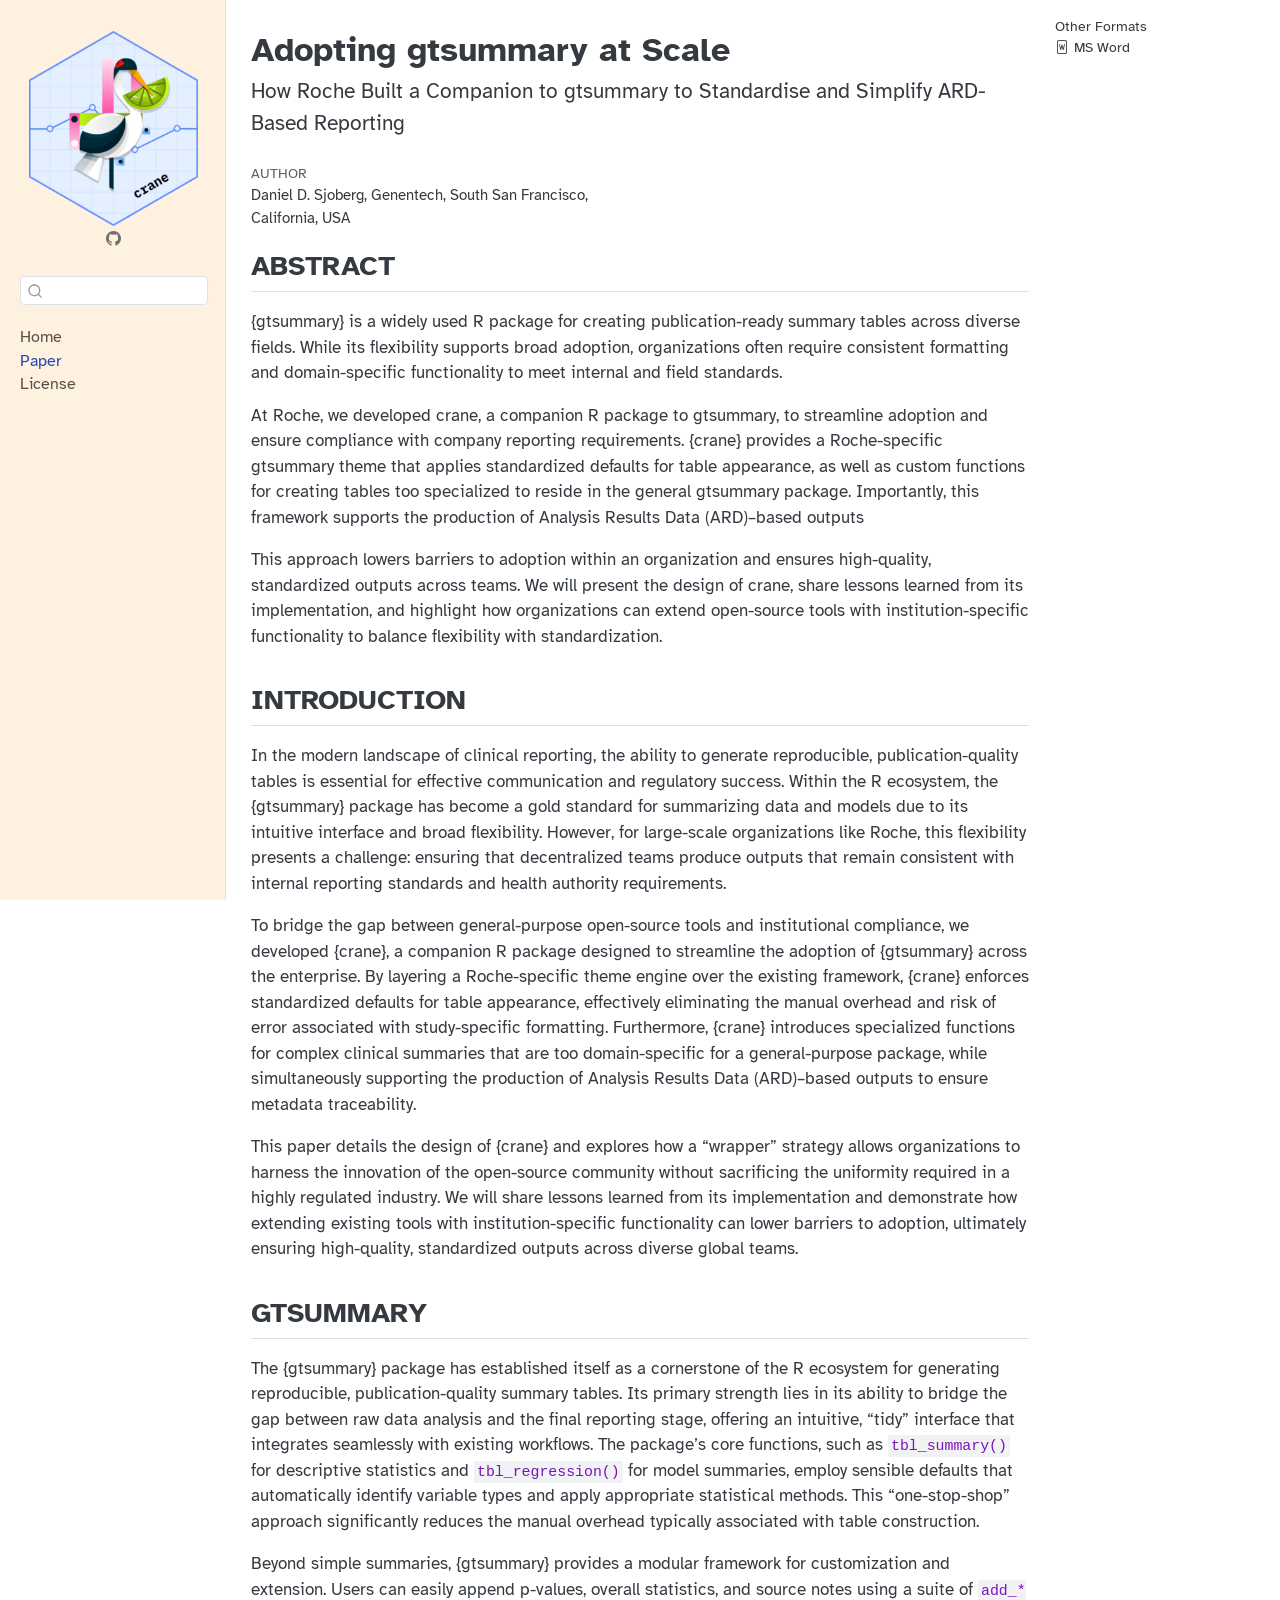
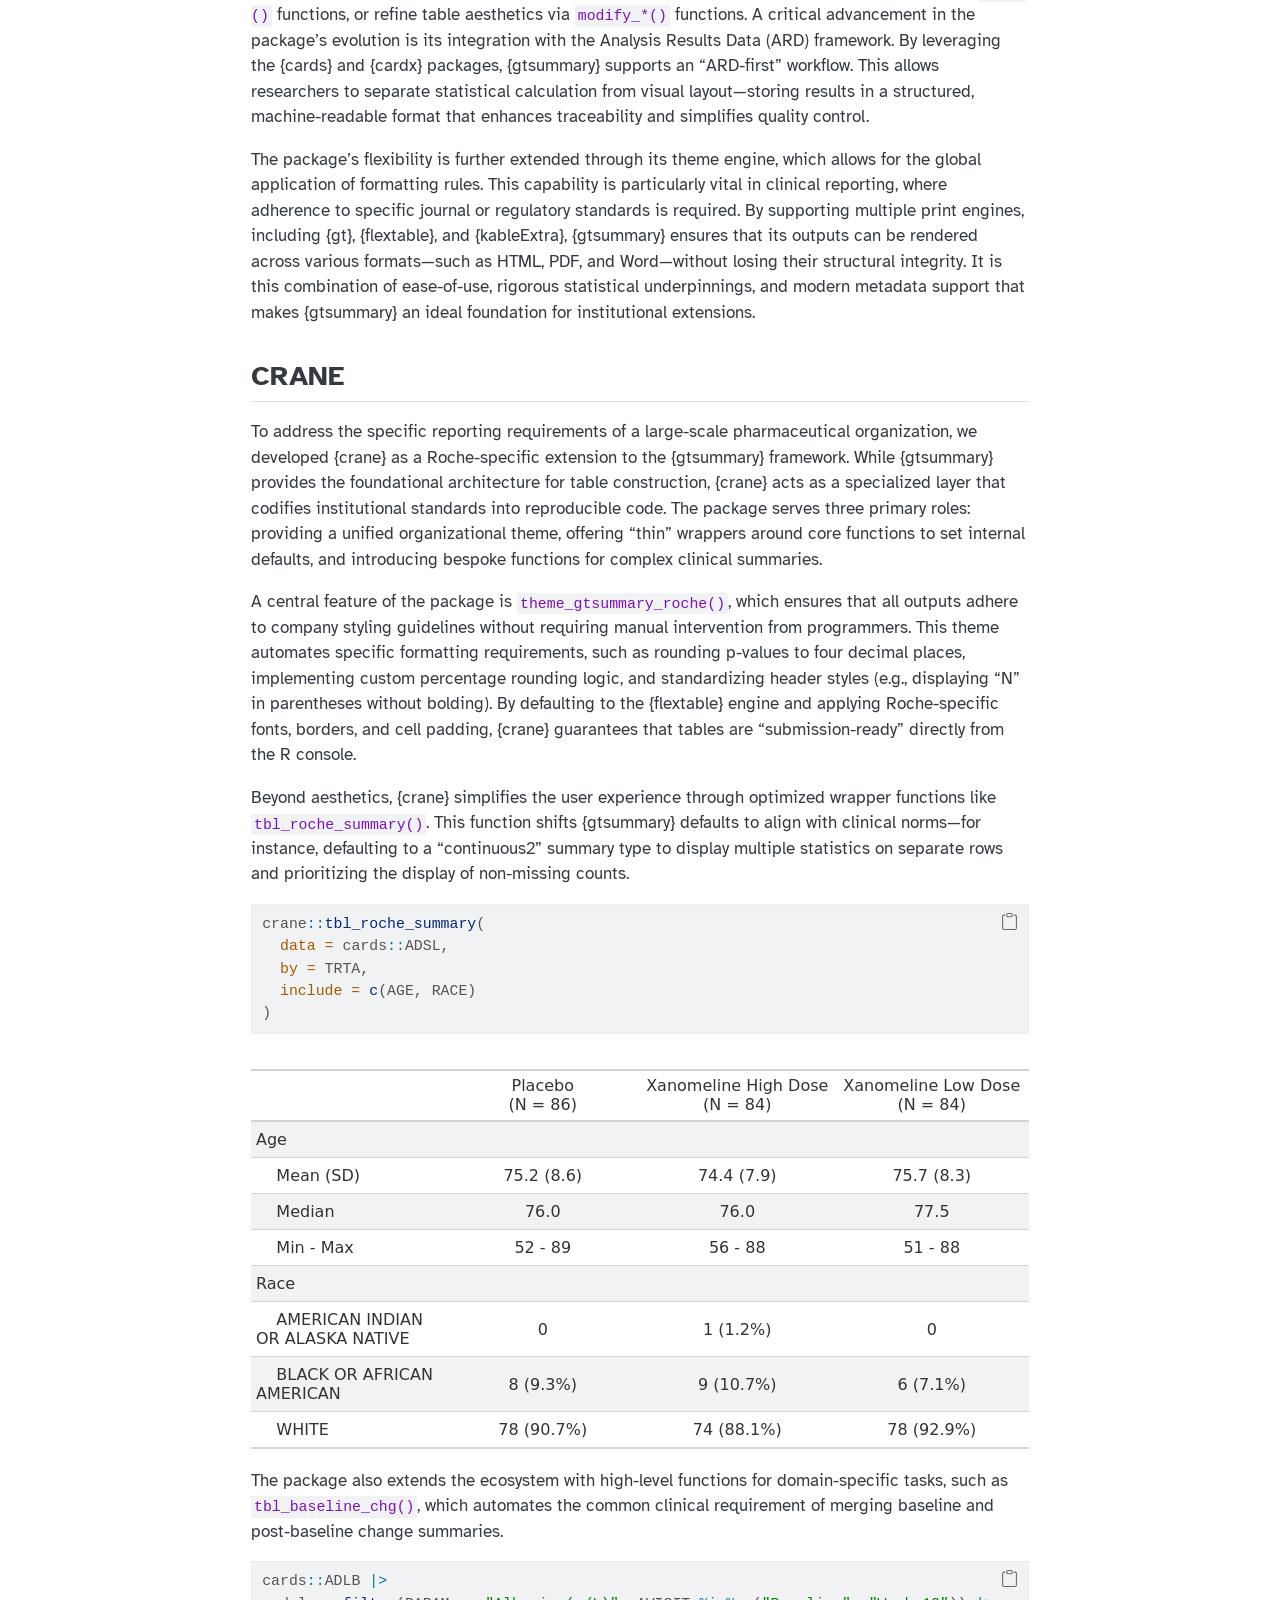
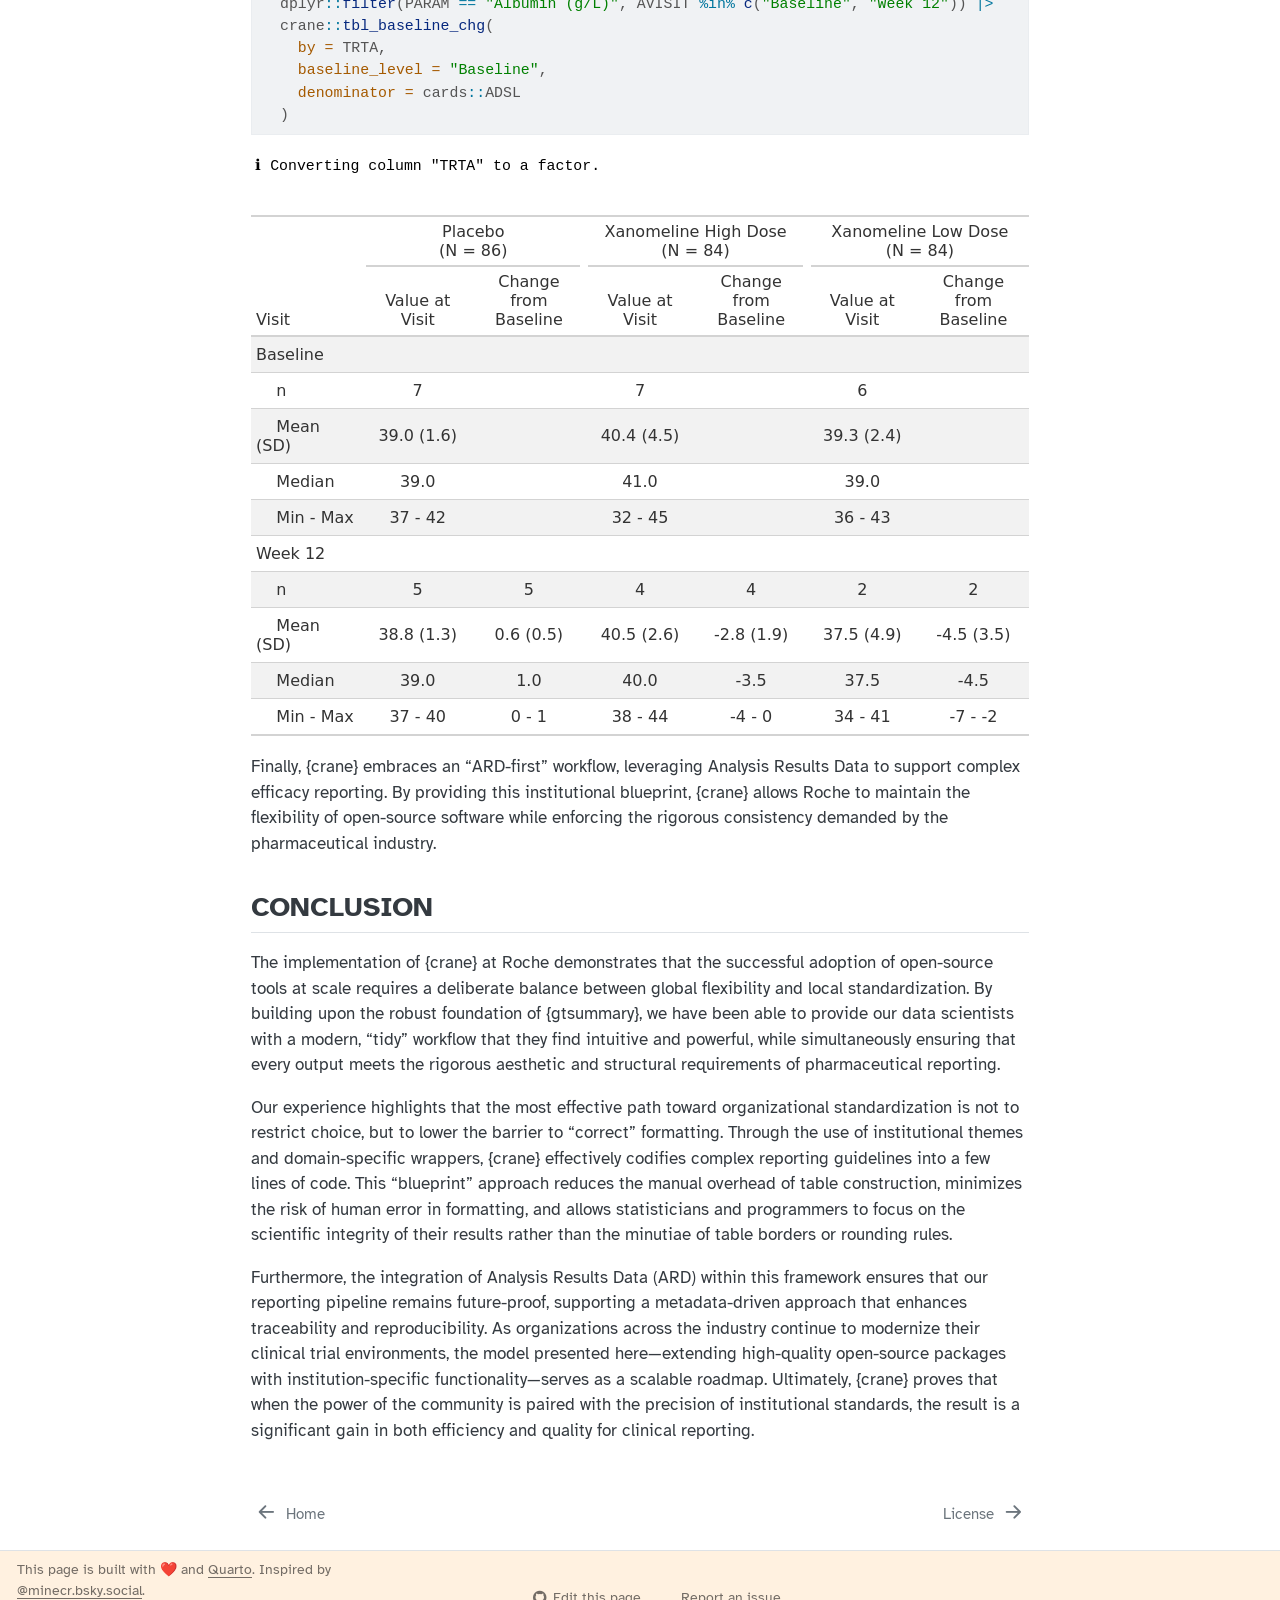
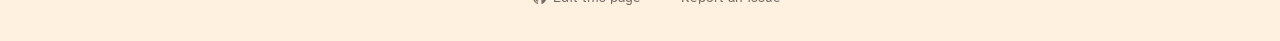
<file: paper/paper.html>
<!DOCTYPE html>
<html xmlns="http://www.w3.org/1999/xhtml" lang="en" xml:lang="en"><head>

<meta charset="utf-8">
<meta name="generator" content="quarto-1.9.36">

<meta name="viewport" content="width=device-width, initial-scale=1.0, user-scalable=yes">

<meta name="author" content="Daniel D. Sjoberg, Genentech, South San Francisco, California, USA">

<title>Adopting gtsummary at Scale – Beyond {gtsummary}: How the {crane} Package Extends the Framework for Pharmaceutical Reporting</title>
<style>
/* Default styles provided by pandoc.
** See https://pandoc.org/MANUAL.html#variables-for-html for config info.
*/
code{white-space: pre-wrap;}
span.smallcaps{font-variant: small-caps;}
div.columns{display: flex; gap: min(4vw, 1.5em);}
div.column{flex: auto; overflow-x: auto;}
div.hanging-indent{margin-left: 1.5em; text-indent: -1.5em;}
ul.task-list{list-style: none;}
ul.task-list li input[type="checkbox"] {
  width: 0.8em;
  margin: 0 0.8em 0.2em -1em; /* quarto-specific, see https://github.com/quarto-dev/quarto-cli/issues/4556 */ 
  vertical-align: middle;
}
/* CSS for syntax highlighting */
html { -webkit-text-size-adjust: 100%; }
pre > code.sourceCode { white-space: pre; position: relative; }
pre > code.sourceCode > span { display: inline-block; line-height: 1.25; }
pre > code.sourceCode > span:empty { height: 1.2em; }
.sourceCode { overflow: visible; }
code.sourceCode > span { color: inherit; text-decoration: inherit; }
div.sourceCode { margin: 1em 0; }
pre.sourceCode { margin: 0; }
@media screen {
div.sourceCode { overflow: auto; }
}
@media print {
pre > code.sourceCode { white-space: pre-wrap; }
pre > code.sourceCode > span { text-indent: -5em; padding-left: 5em; }
}
pre.numberSource code
  { counter-reset: source-line 0; }
pre.numberSource code > span
  { position: relative; left: -4em; counter-increment: source-line; }
pre.numberSource code > span > a:first-child::before
  { content: counter(source-line);
    position: relative; left: -1em; text-align: right; vertical-align: baseline;
    border: none; display: inline-block;
    -webkit-touch-callout: none; -webkit-user-select: none;
    -khtml-user-select: none; -moz-user-select: none;
    -ms-user-select: none; user-select: none;
    padding: 0 4px; width: 4em;
  }
pre.numberSource { margin-left: 3em;  padding-left: 4px; }
div.sourceCode
  {   }
@media screen {
pre > code.sourceCode > span > a:first-child::before { text-decoration: underline; }
}
</style>


<script src="../site_libs/quarto-nav/quarto-nav.js"></script>
<script src="../site_libs/clipboard/clipboard.min.js"></script>
<script src="../site_libs/quarto-search/autocomplete.umd.js"></script>
<script src="../site_libs/quarto-search/fuse.min.js"></script>
<script src="../site_libs/quarto-search/quarto-search.js"></script>
<meta name="quarto:offset" content="../">
<link href="../license.html" rel="next">
<link href="../index.html" rel="prev">
<link href="../images/crane-hex.png" rel="icon" type="image/png">
<script src="../site_libs/quarto-html/quarto.js" type="module"></script>
<script src="../site_libs/quarto-html/tabsets/tabsets.js" type="module"></script>
<script src="../site_libs/quarto-html/popper.min.js"></script>
<script src="../site_libs/quarto-html/tippy.umd.min.js"></script>
<script src="../site_libs/quarto-html/anchor.min.js"></script>
<link href="../site_libs/quarto-html/tippy.css" rel="stylesheet">
<link href="../site_libs/quarto-html/quarto-syntax-highlighting-975e726794ce811e14261b5ab5acfd7c.css" rel="stylesheet" id="quarto-text-highlighting-styles">
<script src="../site_libs/bootstrap/bootstrap.min.js"></script>
<link href="../site_libs/bootstrap/bootstrap-icons.css" rel="stylesheet">
<link href="../site_libs/bootstrap/bootstrap-bce4353623919f5bc70580b215ebb5a1.min.css" rel="stylesheet" append-hash="true" id="quarto-bootstrap" data-mode="light">
<script id="quarto-search-options" type="application/json">{
  "location": "sidebar",
  "copy-button": false,
  "collapse-after": 3,
  "panel-placement": "start",
  "type": "textbox",
  "limit": 50,
  "keyboard-shortcut": [
    "f",
    "/",
    "s"
  ],
  "show-item-context": false,
  "language": {
    "search-no-results-text": "No results",
    "search-matching-documents-text": "matching documents",
    "search-copy-link-title": "Copy link to search",
    "search-hide-matches-text": "Hide additional matches",
    "search-more-match-text": "more match in this document",
    "search-more-matches-text": "more matches in this document",
    "search-clear-button-title": "Clear",
    "search-text-placeholder": "",
    "search-detached-cancel-button-title": "Cancel",
    "search-submit-button-title": "Submit",
    "search-label": "Search"
  }
}</script>


</head>

<body class="nav-sidebar docked quarto-light">

<div id="quarto-search-results"></div>
  <header id="quarto-header" class="headroom fixed-top">
  <nav class="quarto-secondary-nav">
    <div class="container-fluid d-flex">
      <button type="button" class="quarto-btn-toggle btn" data-bs-toggle="collapse" role="button" data-bs-target=".quarto-sidebar-collapse-item" aria-controls="quarto-sidebar" aria-expanded="false" aria-label="Toggle sidebar navigation" onclick="if (window.quartoToggleHeadroom) { window.quartoToggleHeadroom(); }">
        <i class="bi bi-layout-text-sidebar-reverse"></i>
      </button>
        <nav class="quarto-page-breadcrumbs" aria-label="breadcrumb"><ol class="breadcrumb"><li class="breadcrumb-item"><a href="../paper/paper.html">Paper</a></li></ol></nav>
        <a class="flex-grow-1" role="navigation" data-bs-toggle="collapse" data-bs-target=".quarto-sidebar-collapse-item" aria-controls="quarto-sidebar" aria-expanded="false" aria-label="Toggle sidebar navigation" onclick="if (window.quartoToggleHeadroom) { window.quartoToggleHeadroom(); }">      
        </a>
      <button type="button" class="btn quarto-search-button" aria-label="Search" onclick="window.quartoOpenSearch();">
        <i class="bi bi-search"></i>
      </button>
    </div>
  </nav>
</header>
<!-- content -->
<div id="quarto-content" class="quarto-container page-columns page-rows-contents page-layout-article">
<!-- sidebar -->
  <nav id="quarto-sidebar" class="sidebar collapse collapse-horizontal quarto-sidebar-collapse-item sidebar-navigation docked overflow-auto">
    <div class="pt-lg-2 mt-2 text-center sidebar-header">
      <a href="../index.html" class="sidebar-logo-link">
      <img src="../images/crane-hex.png" alt="" class="sidebar-logo light-content py-0 d-lg-inline d-none">
      <img src="../images/crane-hex.png" alt="" class="sidebar-logo dark-content py-0 d-lg-inline d-none">
      </a>
      <div class="sidebar-tools-main">
    <a href="https://github.com/ddsjoberg/phuse-crane-2026" title="GitHub" class="quarto-navigation-tool px-1" aria-label="GitHub"><i class="bi bi-github"></i></a>
</div>
      </div>
        <div class="mt-2 flex-shrink-0 align-items-center">
        <div class="sidebar-search">
        <div id="quarto-search" class="" title="Search"></div>
        </div>
        </div>
    <div class="sidebar-menu-container"> 
    <ul class="list-unstyled mt-1">
        <li class="sidebar-item">
  <div class="sidebar-item-container"> 
  <a href="../index.html" class="sidebar-item-text sidebar-link">
 <span class="menu-text">Home</span></a>
  </div>
</li>
        <li class="sidebar-item">
  <div class="sidebar-item-container"> 
  <a href="../paper/paper.html" class="sidebar-item-text sidebar-link active">
 <span class="menu-text">Paper</span></a>
  </div>
</li>
        <li class="sidebar-item">
  <div class="sidebar-item-container"> 
  <a href="../license.html" class="sidebar-item-text sidebar-link">
 <span class="menu-text">License</span></a>
  </div>
</li>
    </ul>
    </div>
</nav>
<div id="quarto-sidebar-glass" class="quarto-sidebar-collapse-item" data-bs-toggle="collapse" data-bs-target=".quarto-sidebar-collapse-item"></div>
<!-- margin-sidebar -->
    <div id="quarto-margin-sidebar" class="sidebar margin-sidebar">
    <div class="quarto-alternate-formats"><h2>Other Formats</h2><ul><li><a href="paper.docx"><i class="bi bi-file-word"></i>MS Word</a></li></ul></div></div>
<!-- main -->
<main class="content" id="quarto-document-content">

<header id="title-block-header" class="quarto-title-block default">
<div class="quarto-title">
<h1 class="title">Adopting gtsummary at Scale</h1>
<p class="subtitle lead">How Roche Built a Companion to gtsummary to Standardise and Simplify ARD-Based Reporting</p>
</div>



<div class="quarto-title-meta">

    <div>
    <div class="quarto-title-meta-heading">Author</div>
    <div class="quarto-title-meta-contents">
             <p>Daniel D. Sjoberg, Genentech, South San Francisco, California, USA </p>
          </div>
  </div>
    
  
    
  </div>
  


</header>


<section id="abstract" class="level2">
<h2 class="anchored" data-anchor-id="abstract">ABSTRACT</h2>
<p>{gtsummary} is a widely used R package for creating publication-ready summary tables across diverse fields. While its flexibility supports broad adoption, organizations often require consistent formatting and domain-specific functionality to meet internal and field standards.</p>
<p>At Roche, we developed crane, a companion R package to gtsummary, to streamline adoption and ensure compliance with company reporting requirements. {crane} provides a Roche-specific gtsummary theme that applies standardized defaults for table appearance, as well as custom functions for creating tables too specialized to reside in the general gtsummary package. Importantly, this framework supports the production of Analysis Results Data (ARD)–based outputs</p>
<p>This approach lowers barriers to adoption within an organization and ensures high-quality, standardized outputs across teams. We will present the design of crane, share lessons learned from its implementation, and highlight how organizations can extend open-source tools with institution-specific functionality to balance flexibility with standardization.</p>
</section>
<section id="introduction" class="level2">
<h2 class="anchored" data-anchor-id="introduction">INTRODUCTION</h2>
<p>In the modern landscape of clinical reporting, the ability to generate reproducible, publication-quality tables is essential for effective communication and regulatory success. Within the R ecosystem, the {gtsummary} package has become a gold standard for summarizing data and models due to its intuitive interface and broad flexibility. However, for large-scale organizations like Roche, this flexibility presents a challenge: ensuring that decentralized teams produce outputs that remain consistent with internal reporting standards and health authority requirements.</p>
<p>To bridge the gap between general-purpose open-source tools and institutional compliance, we developed {crane}, a companion R package designed to streamline the adoption of {gtsummary} across the enterprise. By layering a Roche-specific theme engine over the existing framework, {crane} enforces standardized defaults for table appearance, effectively eliminating the manual overhead and risk of error associated with study-specific formatting. Furthermore, {crane} introduces specialized functions for complex clinical summaries that are too domain-specific for a general-purpose package, while simultaneously supporting the production of Analysis Results Data (ARD)–based outputs to ensure metadata traceability.</p>
<p>This paper details the design of {crane} and explores how a “wrapper” strategy allows organizations to harness the innovation of the open-source community without sacrificing the uniformity required in a highly regulated industry. We will share lessons learned from its implementation and demonstrate how extending existing tools with institution-specific functionality can lower barriers to adoption, ultimately ensuring high-quality, standardized outputs across diverse global teams.</p>
</section>
<section id="gtsummary" class="level2">
<h2 class="anchored" data-anchor-id="gtsummary">GTSUMMARY</h2>
<p>The {gtsummary} package has established itself as a cornerstone of the R ecosystem for generating reproducible, publication-quality summary tables. Its primary strength lies in its ability to bridge the gap between raw data analysis and the final reporting stage, offering an intuitive, “tidy” interface that integrates seamlessly with existing workflows. The package’s core functions, such as <code>tbl_summary()</code> for descriptive statistics and <code>tbl_regression()</code> for model summaries, employ sensible defaults that automatically identify variable types and apply appropriate statistical methods. This “one-stop-shop” approach significantly reduces the manual overhead typically associated with table construction.</p>
<p>Beyond simple summaries, {gtsummary} provides a modular framework for customization and extension. Users can easily append p-values, overall statistics, and source notes using a suite of <code>add_*()</code> functions, or refine table aesthetics via <code>modify_*()</code> functions. A critical advancement in the package’s evolution is its integration with the Analysis Results Data (ARD) framework. By leveraging the {cards} and {cardx} packages, {gtsummary} supports an “ARD-first” workflow. This allows researchers to separate statistical calculation from visual layout—storing results in a structured, machine-readable format that enhances traceability and simplifies quality control.</p>
<p>The package’s flexibility is further extended through its theme engine, which allows for the global application of formatting rules. This capability is particularly vital in clinical reporting, where adherence to specific journal or regulatory standards is required. By supporting multiple print engines, including {gt}, {flextable}, and {kableExtra}, {gtsummary} ensures that its outputs can be rendered across various formats—such as HTML, PDF, and Word—without losing their structural integrity. It is this combination of ease-of-use, rigorous statistical underpinnings, and modern metadata support that makes {gtsummary} an ideal foundation for institutional extensions.</p>
</section>
<section id="crane" class="level2">
<h2 class="anchored" data-anchor-id="crane">CRANE</h2>
<p>To address the specific reporting requirements of a large-scale pharmaceutical organization, we developed {crane} as a Roche-specific extension to the {gtsummary} framework. While {gtsummary} provides the foundational architecture for table construction, {crane} acts as a specialized layer that codifies institutional standards into reproducible code. The package serves three primary roles: providing a unified organizational theme, offering “thin” wrappers around core functions to set internal defaults, and introducing bespoke functions for complex clinical summaries.</p>
<p>A central feature of the package is <code>theme_gtsummary_roche()</code>, which ensures that all outputs adhere to company styling guidelines without requiring manual intervention from programmers. This theme automates specific formatting requirements, such as rounding p-values to four decimal places, implementing custom percentage rounding logic, and standardizing header styles (e.g., displaying “N” in parentheses without bolding). By defaulting to the {flextable} engine and applying Roche-specific fonts, borders, and cell padding, {crane} guarantees that tables are “submission-ready” directly from the R console.</p>
<p>Beyond aesthetics, {crane} simplifies the user experience through optimized wrapper functions like <code>tbl_roche_summary()</code>. This function shifts {gtsummary} defaults to align with clinical norms—for instance, defaulting to a “continuous2” summary type to display multiple statistics on separate rows and prioritizing the display of non-missing counts.</p>
<div class="cell">
<div class="code-copy-outer-scaffold"><div class="sourceCode cell-code" id="cb1"><pre class="sourceCode r code-with-copy"><code class="sourceCode r"><span id="cb1-1"><a href="#cb1-1" aria-hidden="true" tabindex="-1"></a>crane<span class="sc">::</span><span class="fu">tbl_roche_summary</span>(</span>
<span id="cb1-2"><a href="#cb1-2" aria-hidden="true" tabindex="-1"></a>  <span class="at">data =</span> cards<span class="sc">::</span>ADSL,</span>
<span id="cb1-3"><a href="#cb1-3" aria-hidden="true" tabindex="-1"></a>  <span class="at">by =</span> TRTA, </span>
<span id="cb1-4"><a href="#cb1-4" aria-hidden="true" tabindex="-1"></a>  <span class="at">include =</span> <span class="fu">c</span>(AGE, RACE)</span>
<span id="cb1-5"><a href="#cb1-5" aria-hidden="true" tabindex="-1"></a>)</span></code></pre></div><button title="Copy to Clipboard" class="code-copy-button"><i class="bi"></i></button></div>
<div class="cell-output-display">
<div id="tbdkipminz" style="padding-left:0px;padding-right:0px;padding-top:10px;padding-bottom:10px;overflow-x:auto;overflow-y:auto;width:auto;height:auto;">
<style>#tbdkipminz table {
  font-family: system-ui, 'Segoe UI', Roboto, Helvetica, Arial, sans-serif, 'Apple Color Emoji', 'Segoe UI Emoji', 'Segoe UI Symbol', 'Noto Color Emoji';
  -webkit-font-smoothing: antialiased;
  -moz-osx-font-smoothing: grayscale;
}

#tbdkipminz thead, #tbdkipminz tbody, #tbdkipminz tfoot, #tbdkipminz tr, #tbdkipminz td, #tbdkipminz th {
  border-style: none;
}

#tbdkipminz p {
  margin: 0;
  padding: 0;
}

#tbdkipminz .gt_table {
  display: table;
  border-collapse: collapse;
  line-height: normal;
  margin-left: auto;
  margin-right: auto;
  color: #333333;
  font-size: 16px;
  font-weight: normal;
  font-style: normal;
  background-color: #FFFFFF;
  width: auto;
  border-top-style: solid;
  border-top-width: 2px;
  border-top-color: #A8A8A8;
  border-right-style: none;
  border-right-width: 2px;
  border-right-color: #D3D3D3;
  border-bottom-style: solid;
  border-bottom-width: 2px;
  border-bottom-color: #A8A8A8;
  border-left-style: none;
  border-left-width: 2px;
  border-left-color: #D3D3D3;
}

#tbdkipminz .gt_caption {
  padding-top: 4px;
  padding-bottom: 4px;
}

#tbdkipminz .gt_title {
  color: #333333;
  font-size: 125%;
  font-weight: initial;
  padding-top: 4px;
  padding-bottom: 4px;
  padding-left: 5px;
  padding-right: 5px;
  border-bottom-color: #FFFFFF;
  border-bottom-width: 0;
}

#tbdkipminz .gt_subtitle {
  color: #333333;
  font-size: 85%;
  font-weight: initial;
  padding-top: 3px;
  padding-bottom: 5px;
  padding-left: 5px;
  padding-right: 5px;
  border-top-color: #FFFFFF;
  border-top-width: 0;
}

#tbdkipminz .gt_heading {
  background-color: #FFFFFF;
  text-align: center;
  border-bottom-color: #FFFFFF;
  border-left-style: none;
  border-left-width: 1px;
  border-left-color: #D3D3D3;
  border-right-style: none;
  border-right-width: 1px;
  border-right-color: #D3D3D3;
}

#tbdkipminz .gt_bottom_border {
  border-bottom-style: solid;
  border-bottom-width: 2px;
  border-bottom-color: #D3D3D3;
}

#tbdkipminz .gt_col_headings {
  border-top-style: solid;
  border-top-width: 2px;
  border-top-color: #D3D3D3;
  border-bottom-style: solid;
  border-bottom-width: 2px;
  border-bottom-color: #D3D3D3;
  border-left-style: none;
  border-left-width: 1px;
  border-left-color: #D3D3D3;
  border-right-style: none;
  border-right-width: 1px;
  border-right-color: #D3D3D3;
}

#tbdkipminz .gt_col_heading {
  color: #333333;
  background-color: #FFFFFF;
  font-size: 100%;
  font-weight: normal;
  text-transform: inherit;
  border-left-style: none;
  border-left-width: 1px;
  border-left-color: #D3D3D3;
  border-right-style: none;
  border-right-width: 1px;
  border-right-color: #D3D3D3;
  vertical-align: bottom;
  padding-top: 5px;
  padding-bottom: 6px;
  padding-left: 5px;
  padding-right: 5px;
  overflow-x: hidden;
}

#tbdkipminz .gt_column_spanner_outer {
  color: #333333;
  background-color: #FFFFFF;
  font-size: 100%;
  font-weight: normal;
  text-transform: inherit;
  padding-top: 0;
  padding-bottom: 0;
  padding-left: 4px;
  padding-right: 4px;
}

#tbdkipminz .gt_column_spanner_outer:first-child {
  padding-left: 0;
}

#tbdkipminz .gt_column_spanner_outer:last-child {
  padding-right: 0;
}

#tbdkipminz .gt_column_spanner {
  border-bottom-style: solid;
  border-bottom-width: 2px;
  border-bottom-color: #D3D3D3;
  vertical-align: bottom;
  padding-top: 5px;
  padding-bottom: 5px;
  overflow-x: hidden;
  display: inline-block;
  width: 100%;
}

#tbdkipminz .gt_spanner_row {
  border-bottom-style: hidden;
}

#tbdkipminz .gt_group_heading {
  padding-top: 8px;
  padding-bottom: 8px;
  padding-left: 5px;
  padding-right: 5px;
  color: #333333;
  background-color: #FFFFFF;
  font-size: 100%;
  font-weight: initial;
  text-transform: inherit;
  border-top-style: solid;
  border-top-width: 2px;
  border-top-color: #D3D3D3;
  border-bottom-style: solid;
  border-bottom-width: 2px;
  border-bottom-color: #D3D3D3;
  border-left-style: none;
  border-left-width: 1px;
  border-left-color: #D3D3D3;
  border-right-style: none;
  border-right-width: 1px;
  border-right-color: #D3D3D3;
  vertical-align: middle;
  text-align: left;
}

#tbdkipminz .gt_empty_group_heading {
  padding: 0.5px;
  color: #333333;
  background-color: #FFFFFF;
  font-size: 100%;
  font-weight: initial;
  border-top-style: solid;
  border-top-width: 2px;
  border-top-color: #D3D3D3;
  border-bottom-style: solid;
  border-bottom-width: 2px;
  border-bottom-color: #D3D3D3;
  vertical-align: middle;
}

#tbdkipminz .gt_from_md > :first-child {
  margin-top: 0;
}

#tbdkipminz .gt_from_md > :last-child {
  margin-bottom: 0;
}

#tbdkipminz .gt_row {
  padding-top: 8px;
  padding-bottom: 8px;
  padding-left: 5px;
  padding-right: 5px;
  margin: 10px;
  border-top-style: solid;
  border-top-width: 1px;
  border-top-color: #D3D3D3;
  border-left-style: none;
  border-left-width: 1px;
  border-left-color: #D3D3D3;
  border-right-style: none;
  border-right-width: 1px;
  border-right-color: #D3D3D3;
  vertical-align: middle;
  overflow-x: hidden;
}

#tbdkipminz .gt_stub {
  color: #333333;
  background-color: #FFFFFF;
  font-size: 100%;
  font-weight: initial;
  text-transform: inherit;
  border-right-style: solid;
  border-right-width: 2px;
  border-right-color: #D3D3D3;
  padding-left: 5px;
  padding-right: 5px;
}

#tbdkipminz .gt_stub_row_group {
  color: #333333;
  background-color: #FFFFFF;
  font-size: 100%;
  font-weight: initial;
  text-transform: inherit;
  border-right-style: solid;
  border-right-width: 2px;
  border-right-color: #D3D3D3;
  padding-left: 5px;
  padding-right: 5px;
  vertical-align: top;
}

#tbdkipminz .gt_row_group_first td {
  border-top-width: 2px;
}

#tbdkipminz .gt_row_group_first th {
  border-top-width: 2px;
}

#tbdkipminz .gt_summary_row {
  color: #333333;
  background-color: #FFFFFF;
  text-transform: inherit;
  padding-top: 8px;
  padding-bottom: 8px;
  padding-left: 5px;
  padding-right: 5px;
}

#tbdkipminz .gt_first_summary_row {
  border-top-style: solid;
  border-top-color: #D3D3D3;
}

#tbdkipminz .gt_first_summary_row.thick {
  border-top-width: 2px;
}

#tbdkipminz .gt_last_summary_row {
  padding-top: 8px;
  padding-bottom: 8px;
  padding-left: 5px;
  padding-right: 5px;
  border-bottom-style: solid;
  border-bottom-width: 2px;
  border-bottom-color: #D3D3D3;
}

#tbdkipminz .gt_grand_summary_row {
  color: #333333;
  background-color: #FFFFFF;
  text-transform: inherit;
  padding-top: 8px;
  padding-bottom: 8px;
  padding-left: 5px;
  padding-right: 5px;
}

#tbdkipminz .gt_first_grand_summary_row {
  padding-top: 8px;
  padding-bottom: 8px;
  padding-left: 5px;
  padding-right: 5px;
  border-top-style: double;
  border-top-width: 6px;
  border-top-color: #D3D3D3;
}

#tbdkipminz .gt_last_grand_summary_row_top {
  padding-top: 8px;
  padding-bottom: 8px;
  padding-left: 5px;
  padding-right: 5px;
  border-bottom-style: double;
  border-bottom-width: 6px;
  border-bottom-color: #D3D3D3;
}

#tbdkipminz .gt_striped {
  background-color: rgba(128, 128, 128, 0.05);
}

#tbdkipminz .gt_table_body {
  border-top-style: solid;
  border-top-width: 2px;
  border-top-color: #D3D3D3;
  border-bottom-style: solid;
  border-bottom-width: 2px;
  border-bottom-color: #D3D3D3;
}

#tbdkipminz .gt_footnotes {
  color: #333333;
  background-color: #FFFFFF;
  border-bottom-style: none;
  border-bottom-width: 2px;
  border-bottom-color: #D3D3D3;
  border-left-style: none;
  border-left-width: 2px;
  border-left-color: #D3D3D3;
  border-right-style: none;
  border-right-width: 2px;
  border-right-color: #D3D3D3;
}

#tbdkipminz .gt_footnote {
  margin: 0px;
  font-size: 90%;
  padding-top: 4px;
  padding-bottom: 4px;
  padding-left: 5px;
  padding-right: 5px;
}

#tbdkipminz .gt_sourcenotes {
  color: #333333;
  background-color: #FFFFFF;
  border-bottom-style: none;
  border-bottom-width: 2px;
  border-bottom-color: #D3D3D3;
  border-left-style: none;
  border-left-width: 2px;
  border-left-color: #D3D3D3;
  border-right-style: none;
  border-right-width: 2px;
  border-right-color: #D3D3D3;
}

#tbdkipminz .gt_sourcenote {
  font-size: 90%;
  padding-top: 4px;
  padding-bottom: 4px;
  padding-left: 5px;
  padding-right: 5px;
}

#tbdkipminz .gt_left {
  text-align: left;
}

#tbdkipminz .gt_center {
  text-align: center;
}

#tbdkipminz .gt_right {
  text-align: right;
  font-variant-numeric: tabular-nums;
}

#tbdkipminz .gt_font_normal {
  font-weight: normal;
}

#tbdkipminz .gt_font_bold {
  font-weight: bold;
}

#tbdkipminz .gt_font_italic {
  font-style: italic;
}

#tbdkipminz .gt_super {
  font-size: 65%;
}

#tbdkipminz .gt_footnote_marks {
  font-size: 75%;
  vertical-align: 0.4em;
  position: initial;
}

#tbdkipminz .gt_asterisk {
  font-size: 100%;
  vertical-align: 0;
}

#tbdkipminz .gt_indent_1 {
  text-indent: 5px;
}

#tbdkipminz .gt_indent_2 {
  text-indent: 10px;
}

#tbdkipminz .gt_indent_3 {
  text-indent: 15px;
}

#tbdkipminz .gt_indent_4 {
  text-indent: 20px;
}

#tbdkipminz .gt_indent_5 {
  text-indent: 25px;
}

#tbdkipminz .katex-display {
  display: inline-flex !important;
  margin-bottom: 0.75em !important;
}

#tbdkipminz div.Reactable > div.rt-table > div.rt-thead > div.rt-tr.rt-tr-group-header > div.rt-th-group:after {
  height: 0px !important;
}
</style>

<table class="gt_table caption-top table table-sm table-striped small" data-quarto-bootstrap="false">
<colgroup>
<col style="width: 25%">
<col style="width: 25%">
<col style="width: 25%">
<col style="width: 25%">
</colgroup>
<thead>
<tr class="gt_col_headings header">
<th id="label" class="gt_col_heading gt_columns_bottom_border gt_left" data-quarto-table-cell-role="th" scope="col"></th>
<th id="stat_1" class="gt_col_heading gt_columns_bottom_border gt_center" data-quarto-table-cell-role="th" scope="col">Placebo<br>
(N = 86)</th>
<th id="stat_2" class="gt_col_heading gt_columns_bottom_border gt_center" data-quarto-table-cell-role="th" scope="col">Xanomeline High Dose<br>
(N = 84)</th>
<th id="stat_3" class="gt_col_heading gt_columns_bottom_border gt_center" data-quarto-table-cell-role="th" scope="col">Xanomeline Low Dose<br>
(N = 84)</th>
</tr>
</thead>
<tbody class="gt_table_body">
<tr class="odd">
<td class="gt_row gt_left" headers="label">Age</td>
<td class="gt_row gt_center" headers="stat_1"><br>
</td>
<td class="gt_row gt_center" headers="stat_2"><br>
</td>
<td class="gt_row gt_center" headers="stat_3"><br>
</td>
</tr>
<tr class="even">
<td class="gt_row gt_left" headers="label">&nbsp;&nbsp;&nbsp;&nbsp;Mean (SD)</td>
<td class="gt_row gt_center" headers="stat_1">75.2 (8.6)</td>
<td class="gt_row gt_center" headers="stat_2">74.4 (7.9)</td>
<td class="gt_row gt_center" headers="stat_3">75.7 (8.3)</td>
</tr>
<tr class="odd">
<td class="gt_row gt_left" headers="label">&nbsp;&nbsp;&nbsp;&nbsp;Median</td>
<td class="gt_row gt_center" headers="stat_1">76.0</td>
<td class="gt_row gt_center" headers="stat_2">76.0</td>
<td class="gt_row gt_center" headers="stat_3">77.5</td>
</tr>
<tr class="even">
<td class="gt_row gt_left" headers="label">&nbsp;&nbsp;&nbsp;&nbsp;Min - Max</td>
<td class="gt_row gt_center" headers="stat_1">52 - 89</td>
<td class="gt_row gt_center" headers="stat_2">56 - 88</td>
<td class="gt_row gt_center" headers="stat_3">51 - 88</td>
</tr>
<tr class="odd">
<td class="gt_row gt_left" headers="label">Race</td>
<td class="gt_row gt_center" headers="stat_1"><br>
</td>
<td class="gt_row gt_center" headers="stat_2"><br>
</td>
<td class="gt_row gt_center" headers="stat_3"><br>
</td>
</tr>
<tr class="even">
<td class="gt_row gt_left" headers="label">&nbsp;&nbsp;&nbsp;&nbsp;AMERICAN INDIAN OR ALASKA NATIVE</td>
<td class="gt_row gt_center" headers="stat_1">0</td>
<td class="gt_row gt_center" headers="stat_2">1 (1.2%)</td>
<td class="gt_row gt_center" headers="stat_3">0</td>
</tr>
<tr class="odd">
<td class="gt_row gt_left" headers="label">&nbsp;&nbsp;&nbsp;&nbsp;BLACK OR AFRICAN AMERICAN</td>
<td class="gt_row gt_center" headers="stat_1">8 (9.3%)</td>
<td class="gt_row gt_center" headers="stat_2">9 (10.7%)</td>
<td class="gt_row gt_center" headers="stat_3">6 (7.1%)</td>
</tr>
<tr class="even">
<td class="gt_row gt_left" headers="label">&nbsp;&nbsp;&nbsp;&nbsp;WHITE</td>
<td class="gt_row gt_center" headers="stat_1">78 (90.7%)</td>
<td class="gt_row gt_center" headers="stat_2">74 (88.1%)</td>
<td class="gt_row gt_center" headers="stat_3">78 (92.9%)</td>
</tr>
</tbody>
</table>

</div>
</div>
</div>
<p>The package also extends the ecosystem with high-level functions for domain-specific tasks, such as <code>tbl_baseline_chg()</code>, which automates the common clinical requirement of merging baseline and post-baseline change summaries.</p>
<div class="cell">
<div class="code-copy-outer-scaffold"><div class="sourceCode cell-code" id="cb2"><pre class="sourceCode r code-with-copy"><code class="sourceCode r"><span id="cb2-1"><a href="#cb2-1" aria-hidden="true" tabindex="-1"></a>cards<span class="sc">::</span>ADLB <span class="sc">|&gt;</span> </span>
<span id="cb2-2"><a href="#cb2-2" aria-hidden="true" tabindex="-1"></a>  dplyr<span class="sc">::</span><span class="fu">filter</span>(PARAM <span class="sc">==</span> <span class="st">"Albumin (g/L)"</span>, AVISIT <span class="sc">%in%</span> <span class="fu">c</span>(<span class="st">"Baseline"</span>, <span class="st">"Week 12"</span>)) <span class="sc">|&gt;</span> </span>
<span id="cb2-3"><a href="#cb2-3" aria-hidden="true" tabindex="-1"></a>  crane<span class="sc">::</span><span class="fu">tbl_baseline_chg</span>(</span>
<span id="cb2-4"><a href="#cb2-4" aria-hidden="true" tabindex="-1"></a>    <span class="at">by =</span> TRTA,</span>
<span id="cb2-5"><a href="#cb2-5" aria-hidden="true" tabindex="-1"></a>    <span class="at">baseline_level =</span> <span class="st">"Baseline"</span>,</span>
<span id="cb2-6"><a href="#cb2-6" aria-hidden="true" tabindex="-1"></a>    <span class="at">denominator =</span> cards<span class="sc">::</span>ADSL</span>
<span id="cb2-7"><a href="#cb2-7" aria-hidden="true" tabindex="-1"></a>  )</span></code></pre></div><button title="Copy to Clipboard" class="code-copy-button"><i class="bi"></i></button></div>
<div class="cell-output cell-output-stderr">
<pre><code>ℹ Converting column "TRTA" to a factor.</code></pre>
</div>
<div class="cell-output-display">
<div id="ieeecwvatn" style="padding-left:0px;padding-right:0px;padding-top:10px;padding-bottom:10px;overflow-x:auto;overflow-y:auto;width:auto;height:auto;">
<style>#ieeecwvatn table {
  font-family: system-ui, 'Segoe UI', Roboto, Helvetica, Arial, sans-serif, 'Apple Color Emoji', 'Segoe UI Emoji', 'Segoe UI Symbol', 'Noto Color Emoji';
  -webkit-font-smoothing: antialiased;
  -moz-osx-font-smoothing: grayscale;
}

#ieeecwvatn thead, #ieeecwvatn tbody, #ieeecwvatn tfoot, #ieeecwvatn tr, #ieeecwvatn td, #ieeecwvatn th {
  border-style: none;
}

#ieeecwvatn p {
  margin: 0;
  padding: 0;
}

#ieeecwvatn .gt_table {
  display: table;
  border-collapse: collapse;
  line-height: normal;
  margin-left: auto;
  margin-right: auto;
  color: #333333;
  font-size: 16px;
  font-weight: normal;
  font-style: normal;
  background-color: #FFFFFF;
  width: auto;
  border-top-style: solid;
  border-top-width: 2px;
  border-top-color: #A8A8A8;
  border-right-style: none;
  border-right-width: 2px;
  border-right-color: #D3D3D3;
  border-bottom-style: solid;
  border-bottom-width: 2px;
  border-bottom-color: #A8A8A8;
  border-left-style: none;
  border-left-width: 2px;
  border-left-color: #D3D3D3;
}

#ieeecwvatn .gt_caption {
  padding-top: 4px;
  padding-bottom: 4px;
}

#ieeecwvatn .gt_title {
  color: #333333;
  font-size: 125%;
  font-weight: initial;
  padding-top: 4px;
  padding-bottom: 4px;
  padding-left: 5px;
  padding-right: 5px;
  border-bottom-color: #FFFFFF;
  border-bottom-width: 0;
}

#ieeecwvatn .gt_subtitle {
  color: #333333;
  font-size: 85%;
  font-weight: initial;
  padding-top: 3px;
  padding-bottom: 5px;
  padding-left: 5px;
  padding-right: 5px;
  border-top-color: #FFFFFF;
  border-top-width: 0;
}

#ieeecwvatn .gt_heading {
  background-color: #FFFFFF;
  text-align: center;
  border-bottom-color: #FFFFFF;
  border-left-style: none;
  border-left-width: 1px;
  border-left-color: #D3D3D3;
  border-right-style: none;
  border-right-width: 1px;
  border-right-color: #D3D3D3;
}

#ieeecwvatn .gt_bottom_border {
  border-bottom-style: solid;
  border-bottom-width: 2px;
  border-bottom-color: #D3D3D3;
}

#ieeecwvatn .gt_col_headings {
  border-top-style: solid;
  border-top-width: 2px;
  border-top-color: #D3D3D3;
  border-bottom-style: solid;
  border-bottom-width: 2px;
  border-bottom-color: #D3D3D3;
  border-left-style: none;
  border-left-width: 1px;
  border-left-color: #D3D3D3;
  border-right-style: none;
  border-right-width: 1px;
  border-right-color: #D3D3D3;
}

#ieeecwvatn .gt_col_heading {
  color: #333333;
  background-color: #FFFFFF;
  font-size: 100%;
  font-weight: normal;
  text-transform: inherit;
  border-left-style: none;
  border-left-width: 1px;
  border-left-color: #D3D3D3;
  border-right-style: none;
  border-right-width: 1px;
  border-right-color: #D3D3D3;
  vertical-align: bottom;
  padding-top: 5px;
  padding-bottom: 6px;
  padding-left: 5px;
  padding-right: 5px;
  overflow-x: hidden;
}

#ieeecwvatn .gt_column_spanner_outer {
  color: #333333;
  background-color: #FFFFFF;
  font-size: 100%;
  font-weight: normal;
  text-transform: inherit;
  padding-top: 0;
  padding-bottom: 0;
  padding-left: 4px;
  padding-right: 4px;
}

#ieeecwvatn .gt_column_spanner_outer:first-child {
  padding-left: 0;
}

#ieeecwvatn .gt_column_spanner_outer:last-child {
  padding-right: 0;
}

#ieeecwvatn .gt_column_spanner {
  border-bottom-style: solid;
  border-bottom-width: 2px;
  border-bottom-color: #D3D3D3;
  vertical-align: bottom;
  padding-top: 5px;
  padding-bottom: 5px;
  overflow-x: hidden;
  display: inline-block;
  width: 100%;
}

#ieeecwvatn .gt_spanner_row {
  border-bottom-style: hidden;
}

#ieeecwvatn .gt_group_heading {
  padding-top: 8px;
  padding-bottom: 8px;
  padding-left: 5px;
  padding-right: 5px;
  color: #333333;
  background-color: #FFFFFF;
  font-size: 100%;
  font-weight: initial;
  text-transform: inherit;
  border-top-style: solid;
  border-top-width: 2px;
  border-top-color: #D3D3D3;
  border-bottom-style: solid;
  border-bottom-width: 2px;
  border-bottom-color: #D3D3D3;
  border-left-style: none;
  border-left-width: 1px;
  border-left-color: #D3D3D3;
  border-right-style: none;
  border-right-width: 1px;
  border-right-color: #D3D3D3;
  vertical-align: middle;
  text-align: left;
}

#ieeecwvatn .gt_empty_group_heading {
  padding: 0.5px;
  color: #333333;
  background-color: #FFFFFF;
  font-size: 100%;
  font-weight: initial;
  border-top-style: solid;
  border-top-width: 2px;
  border-top-color: #D3D3D3;
  border-bottom-style: solid;
  border-bottom-width: 2px;
  border-bottom-color: #D3D3D3;
  vertical-align: middle;
}

#ieeecwvatn .gt_from_md > :first-child {
  margin-top: 0;
}

#ieeecwvatn .gt_from_md > :last-child {
  margin-bottom: 0;
}

#ieeecwvatn .gt_row {
  padding-top: 8px;
  padding-bottom: 8px;
  padding-left: 5px;
  padding-right: 5px;
  margin: 10px;
  border-top-style: solid;
  border-top-width: 1px;
  border-top-color: #D3D3D3;
  border-left-style: none;
  border-left-width: 1px;
  border-left-color: #D3D3D3;
  border-right-style: none;
  border-right-width: 1px;
  border-right-color: #D3D3D3;
  vertical-align: middle;
  overflow-x: hidden;
}

#ieeecwvatn .gt_stub {
  color: #333333;
  background-color: #FFFFFF;
  font-size: 100%;
  font-weight: initial;
  text-transform: inherit;
  border-right-style: solid;
  border-right-width: 2px;
  border-right-color: #D3D3D3;
  padding-left: 5px;
  padding-right: 5px;
}

#ieeecwvatn .gt_stub_row_group {
  color: #333333;
  background-color: #FFFFFF;
  font-size: 100%;
  font-weight: initial;
  text-transform: inherit;
  border-right-style: solid;
  border-right-width: 2px;
  border-right-color: #D3D3D3;
  padding-left: 5px;
  padding-right: 5px;
  vertical-align: top;
}

#ieeecwvatn .gt_row_group_first td {
  border-top-width: 2px;
}

#ieeecwvatn .gt_row_group_first th {
  border-top-width: 2px;
}

#ieeecwvatn .gt_summary_row {
  color: #333333;
  background-color: #FFFFFF;
  text-transform: inherit;
  padding-top: 8px;
  padding-bottom: 8px;
  padding-left: 5px;
  padding-right: 5px;
}

#ieeecwvatn .gt_first_summary_row {
  border-top-style: solid;
  border-top-color: #D3D3D3;
}

#ieeecwvatn .gt_first_summary_row.thick {
  border-top-width: 2px;
}

#ieeecwvatn .gt_last_summary_row {
  padding-top: 8px;
  padding-bottom: 8px;
  padding-left: 5px;
  padding-right: 5px;
  border-bottom-style: solid;
  border-bottom-width: 2px;
  border-bottom-color: #D3D3D3;
}

#ieeecwvatn .gt_grand_summary_row {
  color: #333333;
  background-color: #FFFFFF;
  text-transform: inherit;
  padding-top: 8px;
  padding-bottom: 8px;
  padding-left: 5px;
  padding-right: 5px;
}

#ieeecwvatn .gt_first_grand_summary_row {
  padding-top: 8px;
  padding-bottom: 8px;
  padding-left: 5px;
  padding-right: 5px;
  border-top-style: double;
  border-top-width: 6px;
  border-top-color: #D3D3D3;
}

#ieeecwvatn .gt_last_grand_summary_row_top {
  padding-top: 8px;
  padding-bottom: 8px;
  padding-left: 5px;
  padding-right: 5px;
  border-bottom-style: double;
  border-bottom-width: 6px;
  border-bottom-color: #D3D3D3;
}

#ieeecwvatn .gt_striped {
  background-color: rgba(128, 128, 128, 0.05);
}

#ieeecwvatn .gt_table_body {
  border-top-style: solid;
  border-top-width: 2px;
  border-top-color: #D3D3D3;
  border-bottom-style: solid;
  border-bottom-width: 2px;
  border-bottom-color: #D3D3D3;
}

#ieeecwvatn .gt_footnotes {
  color: #333333;
  background-color: #FFFFFF;
  border-bottom-style: none;
  border-bottom-width: 2px;
  border-bottom-color: #D3D3D3;
  border-left-style: none;
  border-left-width: 2px;
  border-left-color: #D3D3D3;
  border-right-style: none;
  border-right-width: 2px;
  border-right-color: #D3D3D3;
}

#ieeecwvatn .gt_footnote {
  margin: 0px;
  font-size: 90%;
  padding-top: 4px;
  padding-bottom: 4px;
  padding-left: 5px;
  padding-right: 5px;
}

#ieeecwvatn .gt_sourcenotes {
  color: #333333;
  background-color: #FFFFFF;
  border-bottom-style: none;
  border-bottom-width: 2px;
  border-bottom-color: #D3D3D3;
  border-left-style: none;
  border-left-width: 2px;
  border-left-color: #D3D3D3;
  border-right-style: none;
  border-right-width: 2px;
  border-right-color: #D3D3D3;
}

#ieeecwvatn .gt_sourcenote {
  font-size: 90%;
  padding-top: 4px;
  padding-bottom: 4px;
  padding-left: 5px;
  padding-right: 5px;
}

#ieeecwvatn .gt_left {
  text-align: left;
}

#ieeecwvatn .gt_center {
  text-align: center;
}

#ieeecwvatn .gt_right {
  text-align: right;
  font-variant-numeric: tabular-nums;
}

#ieeecwvatn .gt_font_normal {
  font-weight: normal;
}

#ieeecwvatn .gt_font_bold {
  font-weight: bold;
}

#ieeecwvatn .gt_font_italic {
  font-style: italic;
}

#ieeecwvatn .gt_super {
  font-size: 65%;
}

#ieeecwvatn .gt_footnote_marks {
  font-size: 75%;
  vertical-align: 0.4em;
  position: initial;
}

#ieeecwvatn .gt_asterisk {
  font-size: 100%;
  vertical-align: 0;
}

#ieeecwvatn .gt_indent_1 {
  text-indent: 5px;
}

#ieeecwvatn .gt_indent_2 {
  text-indent: 10px;
}

#ieeecwvatn .gt_indent_3 {
  text-indent: 15px;
}

#ieeecwvatn .gt_indent_4 {
  text-indent: 20px;
}

#ieeecwvatn .gt_indent_5 {
  text-indent: 25px;
}

#ieeecwvatn .katex-display {
  display: inline-flex !important;
  margin-bottom: 0.75em !important;
}

#ieeecwvatn div.Reactable > div.rt-table > div.rt-thead > div.rt-tr.rt-tr-group-header > div.rt-th-group:after {
  height: 0px !important;
}
</style>

<table class="gt_table caption-top table table-sm table-striped small" data-quarto-bootstrap="false">
<colgroup>
<col style="width: 14%">
<col style="width: 14%">
<col style="width: 14%">
<col style="width: 14%">
<col style="width: 14%">
<col style="width: 14%">
<col style="width: 14%">
</colgroup>
<thead>
<tr class="gt_col_headings gt_spanner_row header">
<th rowspan="2" id="label" class="gt_col_heading gt_columns_bottom_border gt_left" data-quarto-table-cell-role="th" scope="col">Visit</th>
<th colspan="2" id="level 1; stat_1_1" class="gt_center gt_columns_top_border gt_column_spanner_outer" data-quarto-table-cell-role="th" scope="colgroup"><div class="gt_column_spanner">
Placebo<br>
(N = 86)
</div></th>
<th colspan="2" id="level 1; stat_2_1" class="gt_center gt_columns_top_border gt_column_spanner_outer" data-quarto-table-cell-role="th" scope="colgroup"><div class="gt_column_spanner">
Xanomeline High Dose<br>
(N = 84)
</div></th>
<th colspan="2" id="level 1; stat_3_1" class="gt_center gt_columns_top_border gt_column_spanner_outer" data-quarto-table-cell-role="th" scope="colgroup"><div class="gt_column_spanner">
Xanomeline Low Dose<br>
(N = 84)
</div></th>
</tr>
<tr class="gt_col_headings even">
<th id="stat_1_1" class="gt_col_heading gt_columns_bottom_border gt_center" data-quarto-table-cell-role="th" scope="col">Value at Visit</th>
<th id="stat_1_2" class="gt_col_heading gt_columns_bottom_border gt_center" data-quarto-table-cell-role="th" scope="col">Change from Baseline</th>
<th id="stat_2_1" class="gt_col_heading gt_columns_bottom_border gt_center" data-quarto-table-cell-role="th" scope="col">Value at Visit</th>
<th id="stat_2_2" class="gt_col_heading gt_columns_bottom_border gt_center" data-quarto-table-cell-role="th" scope="col">Change from Baseline</th>
<th id="stat_3_1" class="gt_col_heading gt_columns_bottom_border gt_center" data-quarto-table-cell-role="th" scope="col">Value at Visit</th>
<th id="stat_3_2" class="gt_col_heading gt_columns_bottom_border gt_center" data-quarto-table-cell-role="th" scope="col">Change from Baseline</th>
</tr>
</thead>
<tbody class="gt_table_body">
<tr class="odd">
<td class="gt_row gt_left" headers="label">Baseline</td>
<td class="gt_row gt_center" headers="stat_1_1"><br>
</td>
<td class="gt_row gt_center" headers="stat_1_2"><br>
</td>
<td class="gt_row gt_center" headers="stat_2_1"><br>
</td>
<td class="gt_row gt_center" headers="stat_2_2"><br>
</td>
<td class="gt_row gt_center" headers="stat_3_1"><br>
</td>
<td class="gt_row gt_center" headers="stat_3_2"><br>
</td>
</tr>
<tr class="even">
<td class="gt_row gt_left" headers="label">&nbsp;&nbsp;&nbsp;&nbsp;n</td>
<td class="gt_row gt_center" headers="stat_1_1">7</td>
<td class="gt_row gt_center" headers="stat_1_2"><br>
</td>
<td class="gt_row gt_center" headers="stat_2_1">7</td>
<td class="gt_row gt_center" headers="stat_2_2"><br>
</td>
<td class="gt_row gt_center" headers="stat_3_1">6</td>
<td class="gt_row gt_center" headers="stat_3_2"><br>
</td>
</tr>
<tr class="odd">
<td class="gt_row gt_left" headers="label">&nbsp;&nbsp;&nbsp;&nbsp;Mean (SD)</td>
<td class="gt_row gt_center" headers="stat_1_1">39.0 (1.6)</td>
<td class="gt_row gt_center" headers="stat_1_2"><br>
</td>
<td class="gt_row gt_center" headers="stat_2_1">40.4 (4.5)</td>
<td class="gt_row gt_center" headers="stat_2_2"><br>
</td>
<td class="gt_row gt_center" headers="stat_3_1">39.3 (2.4)</td>
<td class="gt_row gt_center" headers="stat_3_2"><br>
</td>
</tr>
<tr class="even">
<td class="gt_row gt_left" headers="label">&nbsp;&nbsp;&nbsp;&nbsp;Median</td>
<td class="gt_row gt_center" headers="stat_1_1">39.0</td>
<td class="gt_row gt_center" headers="stat_1_2"><br>
</td>
<td class="gt_row gt_center" headers="stat_2_1">41.0</td>
<td class="gt_row gt_center" headers="stat_2_2"><br>
</td>
<td class="gt_row gt_center" headers="stat_3_1">39.0</td>
<td class="gt_row gt_center" headers="stat_3_2"><br>
</td>
</tr>
<tr class="odd">
<td class="gt_row gt_left" headers="label">&nbsp;&nbsp;&nbsp;&nbsp;Min - Max</td>
<td class="gt_row gt_center" headers="stat_1_1">37 - 42</td>
<td class="gt_row gt_center" headers="stat_1_2"><br>
</td>
<td class="gt_row gt_center" headers="stat_2_1">32 - 45</td>
<td class="gt_row gt_center" headers="stat_2_2"><br>
</td>
<td class="gt_row gt_center" headers="stat_3_1">36 - 43</td>
<td class="gt_row gt_center" headers="stat_3_2"><br>
</td>
</tr>
<tr class="even">
<td class="gt_row gt_left" headers="label">Week 12</td>
<td class="gt_row gt_center" headers="stat_1_1"><br>
</td>
<td class="gt_row gt_center" headers="stat_1_2"><br>
</td>
<td class="gt_row gt_center" headers="stat_2_1"><br>
</td>
<td class="gt_row gt_center" headers="stat_2_2"><br>
</td>
<td class="gt_row gt_center" headers="stat_3_1"><br>
</td>
<td class="gt_row gt_center" headers="stat_3_2"><br>
</td>
</tr>
<tr class="odd">
<td class="gt_row gt_left" headers="label">&nbsp;&nbsp;&nbsp;&nbsp;n</td>
<td class="gt_row gt_center" headers="stat_1_1">5</td>
<td class="gt_row gt_center" headers="stat_1_2">5</td>
<td class="gt_row gt_center" headers="stat_2_1">4</td>
<td class="gt_row gt_center" headers="stat_2_2">4</td>
<td class="gt_row gt_center" headers="stat_3_1">2</td>
<td class="gt_row gt_center" headers="stat_3_2">2</td>
</tr>
<tr class="even">
<td class="gt_row gt_left" headers="label">&nbsp;&nbsp;&nbsp;&nbsp;Mean (SD)</td>
<td class="gt_row gt_center" headers="stat_1_1">38.8 (1.3)</td>
<td class="gt_row gt_center" headers="stat_1_2">0.6 (0.5)</td>
<td class="gt_row gt_center" headers="stat_2_1">40.5 (2.6)</td>
<td class="gt_row gt_center" headers="stat_2_2">-2.8 (1.9)</td>
<td class="gt_row gt_center" headers="stat_3_1">37.5 (4.9)</td>
<td class="gt_row gt_center" headers="stat_3_2">-4.5 (3.5)</td>
</tr>
<tr class="odd">
<td class="gt_row gt_left" headers="label">&nbsp;&nbsp;&nbsp;&nbsp;Median</td>
<td class="gt_row gt_center" headers="stat_1_1">39.0</td>
<td class="gt_row gt_center" headers="stat_1_2">1.0</td>
<td class="gt_row gt_center" headers="stat_2_1">40.0</td>
<td class="gt_row gt_center" headers="stat_2_2">-3.5</td>
<td class="gt_row gt_center" headers="stat_3_1">37.5</td>
<td class="gt_row gt_center" headers="stat_3_2">-4.5</td>
</tr>
<tr class="even">
<td class="gt_row gt_left" headers="label">&nbsp;&nbsp;&nbsp;&nbsp;Min - Max</td>
<td class="gt_row gt_center" headers="stat_1_1">37 - 40</td>
<td class="gt_row gt_center" headers="stat_1_2">0 - 1</td>
<td class="gt_row gt_center" headers="stat_2_1">38 - 44</td>
<td class="gt_row gt_center" headers="stat_2_2">-4 - 0</td>
<td class="gt_row gt_center" headers="stat_3_1">34 - 41</td>
<td class="gt_row gt_center" headers="stat_3_2">-7 - -2</td>
</tr>
</tbody>
</table>

</div>
</div>
</div>
<p>Finally, {crane} embraces an “ARD-first” workflow, leveraging Analysis Results Data to support complex efficacy reporting. By providing this institutional blueprint, {crane} allows Roche to maintain the flexibility of open-source software while enforcing the rigorous consistency demanded by the pharmaceutical industry.</p>
</section>
<section id="conclusion" class="level2">
<h2 class="anchored" data-anchor-id="conclusion">CONCLUSION</h2>
<p>The implementation of {crane} at Roche demonstrates that the successful adoption of open-source tools at scale requires a deliberate balance between global flexibility and local standardization. By building upon the robust foundation of {gtsummary}, we have been able to provide our data scientists with a modern, “tidy” workflow that they find intuitive and powerful, while simultaneously ensuring that every output meets the rigorous aesthetic and structural requirements of pharmaceutical reporting.</p>
<p>Our experience highlights that the most effective path toward organizational standardization is not to restrict choice, but to lower the barrier to “correct” formatting. Through the use of institutional themes and domain-specific wrappers, {crane} effectively codifies complex reporting guidelines into a few lines of code. This “blueprint” approach reduces the manual overhead of table construction, minimizes the risk of human error in formatting, and allows statisticians and programmers to focus on the scientific integrity of their results rather than the minutiae of table borders or rounding rules.</p>
<p>Furthermore, the integration of Analysis Results Data (ARD) within this framework ensures that our reporting pipeline remains future-proof, supporting a metadata-driven approach that enhances traceability and reproducibility. As organizations across the industry continue to modernize their clinical trial environments, the model presented here—extending high-quality open-source packages with institution-specific functionality—serves as a scalable roadmap. Ultimately, {crane} proves that when the power of the community is paired with the precision of institutional standards, the result is a significant gain in both efficiency and quality for clinical reporting.</p>


</section>

</main> <!-- /main -->
<script id="quarto-html-after-body" type="application/javascript">
  window.document.addEventListener("DOMContentLoaded", function (event) {
    const icon = "";
    const anchorJS = new window.AnchorJS();
    anchorJS.options = {
      placement: 'right',
      icon: icon
    };
    anchorJS.add('.anchored');
    const isCodeAnnotation = (el) => {
      for (const clz of el.classList) {
        if (clz.startsWith('code-annotation-')) {                     
          return true;
        }
      }
      return false;
    }
    const onCopySuccess = function(e) {
      // button target
      const button = e.trigger;
      // don't keep focus
      button.blur();
      // flash "checked"
      button.classList.add('code-copy-button-checked');
      var currentTitle = button.getAttribute("title");
      button.setAttribute("title", "Copied!");
      let tooltip;
      if (window.bootstrap) {
        button.setAttribute("data-bs-toggle", "tooltip");
        button.setAttribute("data-bs-placement", "left");
        button.setAttribute("data-bs-title", "Copied!");
        tooltip = new bootstrap.Tooltip(button, 
          { trigger: "manual", 
            customClass: "code-copy-button-tooltip",
            offset: [0, -8]});
        tooltip.show();    
      }
      setTimeout(function() {
        if (tooltip) {
          tooltip.hide();
          button.removeAttribute("data-bs-title");
          button.removeAttribute("data-bs-toggle");
          button.removeAttribute("data-bs-placement");
        }
        button.setAttribute("title", currentTitle);
        button.classList.remove('code-copy-button-checked');
      }, 1000);
      // clear code selection
      e.clearSelection();
    }
    const getTextToCopy = function(trigger) {
      const outerScaffold = trigger.parentElement.cloneNode(true);
      const codeEl = outerScaffold.querySelector('code');
      for (const childEl of codeEl.children) {
        if (isCodeAnnotation(childEl)) {
          childEl.remove();
        }
      }
      return codeEl.innerText;
    }
    const clipboard = new window.ClipboardJS('.code-copy-button:not([data-in-quarto-modal])', {
      text: getTextToCopy
    });
    clipboard.on('success', onCopySuccess);
    if (window.document.getElementById('quarto-embedded-source-code-modal')) {
      const clipboardModal = new window.ClipboardJS('.code-copy-button[data-in-quarto-modal]', {
        text: getTextToCopy,
        container: window.document.getElementById('quarto-embedded-source-code-modal')
      });
      clipboardModal.on('success', onCopySuccess);
    }
      var localhostRegex = new RegExp(/^(?:http|https):\/\/localhost\:?[0-9]*\//);
      var mailtoRegex = new RegExp(/^mailto:/);
        var filterRegex = new RegExp("https:\/\/ddsjoberg\.github\.io\/phuse-crane-2026\/");
      var isInternal = (href) => {
          return filterRegex.test(href) || localhostRegex.test(href) || mailtoRegex.test(href);
      }
      // Inspect non-navigation links and adorn them if external
     var links = window.document.querySelectorAll('a[href]:not(.nav-link):not(.navbar-brand):not(.toc-action):not(.sidebar-link):not(.sidebar-item-toggle):not(.pagination-link):not(.no-external):not([aria-hidden]):not(.dropdown-item):not(.quarto-navigation-tool):not(.about-link)');
      for (var i=0; i<links.length; i++) {
        const link = links[i];
        if (!isInternal(link.href)) {
          // undo the damage that might have been done by quarto-nav.js in the case of
          // links that we want to consider external
          if (link.dataset.originalHref !== undefined) {
            link.href = link.dataset.originalHref;
          }
        }
      }
    function tippyHover(el, contentFn, onTriggerFn, onUntriggerFn) {
      const config = {
        allowHTML: true,
        maxWidth: 500,
        delay: 100,
        arrow: false,
        appendTo: function(el) {
            return el.parentElement;
        },
        interactive: true,
        interactiveBorder: 10,
        theme: 'quarto',
        placement: 'bottom-start',
      };
      if (contentFn) {
        config.content = contentFn;
      }
      if (onTriggerFn) {
        config.onTrigger = onTriggerFn;
      }
      if (onUntriggerFn) {
        config.onUntrigger = onUntriggerFn;
      }
      window.tippy(el, config); 
    }
    const noterefs = window.document.querySelectorAll('a[role="doc-noteref"]');
    for (var i=0; i<noterefs.length; i++) {
      const ref = noterefs[i];
      tippyHover(ref, function() {
        // use id or data attribute instead here
        let href = ref.getAttribute('data-footnote-href') || ref.getAttribute('href');
        try { href = new URL(href).hash; } catch {}
        const id = href.replace(/^#\/?/, "");
        const note = window.document.getElementById(id);
        if (note) {
          return note.innerHTML;
        } else {
          return "";
        }
      });
    }
    const xrefs = window.document.querySelectorAll('a.quarto-xref');
    const processXRef = (id, note) => {
      // Strip column container classes
      const stripColumnClz = (el) => {
        el.classList.remove("page-full", "page-columns");
        if (el.children) {
          for (const child of el.children) {
            stripColumnClz(child);
          }
        }
      }
      stripColumnClz(note)
      if (id === null || id.startsWith('sec-')) {
        // Special case sections, only their first couple elements
        const container = document.createElement("div");
        if (note.children && note.children.length > 2) {
          container.appendChild(note.children[0].cloneNode(true));
          for (let i = 1; i < note.children.length; i++) {
            const child = note.children[i];
            if (child.tagName === "P" && child.innerText === "") {
              continue;
            } else {
              container.appendChild(child.cloneNode(true));
              break;
            }
          }
          if (window.Quarto?.typesetMath) {
            window.Quarto.typesetMath(container);
          }
          return container.innerHTML
        } else {
          if (window.Quarto?.typesetMath) {
            window.Quarto.typesetMath(note);
          }
          return note.innerHTML;
        }
      } else {
        // Remove any anchor links if they are present
        const anchorLink = note.querySelector('a.anchorjs-link');
        if (anchorLink) {
          anchorLink.remove();
        }
        if (window.Quarto?.typesetMath) {
          window.Quarto.typesetMath(note);
        }
        if (note.classList.contains("callout")) {
          return note.outerHTML;
        } else {
          return note.innerHTML;
        }
      }
    }
    for (var i=0; i<xrefs.length; i++) {
      const xref = xrefs[i];
      tippyHover(xref, undefined, function(instance) {
        instance.disable();
        let url = xref.getAttribute('href');
        let hash = undefined; 
        if (url.startsWith('#')) {
          hash = url;
        } else {
          try { hash = new URL(url).hash; } catch {}
        }
        if (hash) {
          const id = hash.replace(/^#\/?/, "");
          const note = window.document.getElementById(id);
          if (note !== null) {
            try {
              const html = processXRef(id, note.cloneNode(true));
              instance.setContent(html);
            } finally {
              instance.enable();
              instance.show();
            }
          } else {
            // See if we can fetch this
            fetch(url.split('#')[0])
            .then(res => res.text())
            .then(html => {
              const parser = new DOMParser();
              const htmlDoc = parser.parseFromString(html, "text/html");
              const note = htmlDoc.getElementById(id);
              if (note !== null) {
                const html = processXRef(id, note);
                instance.setContent(html);
              } 
            }).finally(() => {
              instance.enable();
              instance.show();
            });
          }
        } else {
          // See if we can fetch a full url (with no hash to target)
          // This is a special case and we should probably do some content thinning / targeting
          fetch(url)
          .then(res => res.text())
          .then(html => {
            const parser = new DOMParser();
            const htmlDoc = parser.parseFromString(html, "text/html");
            const note = htmlDoc.querySelector('main.content');
            if (note !== null) {
              // This should only happen for chapter cross references
              // (since there is no id in the URL)
              // remove the first header
              if (note.children.length > 0 && note.children[0].tagName === "HEADER") {
                note.children[0].remove();
              }
              const html = processXRef(null, note);
              instance.setContent(html);
            } 
          }).finally(() => {
            instance.enable();
            instance.show();
          });
        }
      }, function(instance) {
      });
    }
        let selectedAnnoteEl;
        const selectorForAnnotation = ( cell, annotation) => {
          let cellAttr = 'data-code-cell="' + cell + '"';
          let lineAttr = 'data-code-annotation="' +  annotation + '"';
          const selector = 'span[' + cellAttr + '][' + lineAttr + ']';
          return selector;
        }
        const selectCodeLines = (annoteEl) => {
          const doc = window.document;
          const targetCell = annoteEl.getAttribute("data-target-cell");
          const targetAnnotation = annoteEl.getAttribute("data-target-annotation");
          const annoteSpan = window.document.querySelector(selectorForAnnotation(targetCell, targetAnnotation));
          const lines = annoteSpan.getAttribute("data-code-lines").split(",");
          const lineIds = lines.map((line) => {
            return targetCell + "-" + line;
          })
          let top = null;
          let height = null;
          let parent = null;
          if (lineIds.length > 0) {
              //compute the position of the single el (top and bottom and make a div)
              const el = window.document.getElementById(lineIds[0]);
              top = el.offsetTop;
              height = el.offsetHeight;
              parent = el.parentElement.parentElement;
            if (lineIds.length > 1) {
              const lastEl = window.document.getElementById(lineIds[lineIds.length - 1]);
              const bottom = lastEl.offsetTop + lastEl.offsetHeight;
              height = bottom - top;
            }
            if (top !== null && height !== null && parent !== null) {
              // cook up a div (if necessary) and position it 
              let div = window.document.getElementById("code-annotation-line-highlight");
              if (div === null) {
                div = window.document.createElement("div");
                div.setAttribute("id", "code-annotation-line-highlight");
                div.style.position = 'absolute';
                parent.appendChild(div);
              }
              div.style.top = top - 2 + "px";
              div.style.height = height + 4 + "px";
              div.style.left = 0;
              let gutterDiv = window.document.getElementById("code-annotation-line-highlight-gutter");
              if (gutterDiv === null) {
                gutterDiv = window.document.createElement("div");
                gutterDiv.setAttribute("id", "code-annotation-line-highlight-gutter");
                gutterDiv.style.position = 'absolute';
                const codeCell = window.document.getElementById(targetCell);
                const gutter = codeCell.querySelector('.code-annotation-gutter');
                gutter.appendChild(gutterDiv);
              }
              gutterDiv.style.top = top - 2 + "px";
              gutterDiv.style.height = height + 4 + "px";
            }
            selectedAnnoteEl = annoteEl;
          }
        };
        const unselectCodeLines = () => {
          const elementsIds = ["code-annotation-line-highlight", "code-annotation-line-highlight-gutter"];
          elementsIds.forEach((elId) => {
            const div = window.document.getElementById(elId);
            if (div) {
              div.remove();
            }
          });
          selectedAnnoteEl = undefined;
        };
          // Handle positioning of the toggle
      window.addEventListener(
        "resize",
        throttle(() => {
          elRect = undefined;
          if (selectedAnnoteEl) {
            selectCodeLines(selectedAnnoteEl);
          }
        }, 10)
      );
      function throttle(fn, ms) {
      let throttle = false;
      let timer;
        return (...args) => {
          if(!throttle) { // first call gets through
              fn.apply(this, args);
              throttle = true;
          } else { // all the others get throttled
              if(timer) clearTimeout(timer); // cancel #2
              timer = setTimeout(() => {
                fn.apply(this, args);
                timer = throttle = false;
              }, ms);
          }
        };
      }
        // Attach click handler to the DT
        const annoteDls = window.document.querySelectorAll('dt[data-target-cell]');
        for (const annoteDlNode of annoteDls) {
          annoteDlNode.addEventListener('click', (event) => {
            const clickedEl = event.target;
            if (clickedEl !== selectedAnnoteEl) {
              unselectCodeLines();
              const activeEl = window.document.querySelector('dt[data-target-cell].code-annotation-active');
              if (activeEl) {
                activeEl.classList.remove('code-annotation-active');
              }
              selectCodeLines(clickedEl);
              clickedEl.classList.add('code-annotation-active');
            } else {
              // Unselect the line
              unselectCodeLines();
              clickedEl.classList.remove('code-annotation-active');
            }
          });
        }
    const findCites = (el) => {
      const parentEl = el.parentElement;
      if (parentEl) {
        const cites = parentEl.dataset.cites;
        if (cites) {
          return {
            el,
            cites: cites.split(' ')
          };
        } else {
          return findCites(el.parentElement)
        }
      } else {
        return undefined;
      }
    };
    var bibliorefs = window.document.querySelectorAll('a[role="doc-biblioref"]');
    for (var i=0; i<bibliorefs.length; i++) {
      const ref = bibliorefs[i];
      const citeInfo = findCites(ref);
      if (citeInfo) {
        tippyHover(citeInfo.el, function() {
          var popup = window.document.createElement('div');
          citeInfo.cites.forEach(function(cite) {
            var citeDiv = window.document.createElement('div');
            citeDiv.classList.add('hanging-indent');
            citeDiv.classList.add('csl-entry');
            var biblioDiv = window.document.getElementById('ref-' + cite);
            if (biblioDiv) {
              citeDiv.innerHTML = biblioDiv.innerHTML;
            }
            popup.appendChild(citeDiv);
          });
          return popup.innerHTML;
        });
      }
    }
  });
  </script>
<nav class="page-navigation">
  <div class="nav-page nav-page-previous">
      <a href="../index.html" class="pagination-link" aria-label="Home">
        <i class="bi bi-arrow-left-short"></i> <span class="nav-page-text">Home</span>
      </a>          
  </div>
  <div class="nav-page nav-page-next">
      <a href="../license.html" class="pagination-link" aria-label="License">
        <span class="nav-page-text">License</span> <i class="bi bi-arrow-right-short"></i>
      </a>
  </div>
</nav>
</div> <!-- /content -->
<footer class="footer">
  <div class="nav-footer">
    <div class="nav-footer-left">
<p>This page is built with ❤️ and <a href="https://quarto.org/">Quarto</a>. Inspired by <a href="https://bsky.app/profile/minecr.bsky.social"><span class="citation" data-cites="minecr.bsky.social">@minecr.bsky.social</span></a>.</p>
</div>   
    <div class="nav-footer-center">
      &nbsp;
    <div class="toc-actions"><ul><li><a href="https://github.com/ddsjoberg/phuse-crane-2026/edit/main/paper/paper.qmd" class="toc-action"><i class="bi bi-github"></i>Edit this page</a></li><li><a href="https://github.com/ddsjoberg/phuse-crane-2026/issues/new" class="toc-action"><i class="bi empty"></i>Report an issue</a></li></ul></div></div>
    <div class="nav-footer-right">
      &nbsp;
    </div>
  </div>
</footer>




</body></html>
</file>
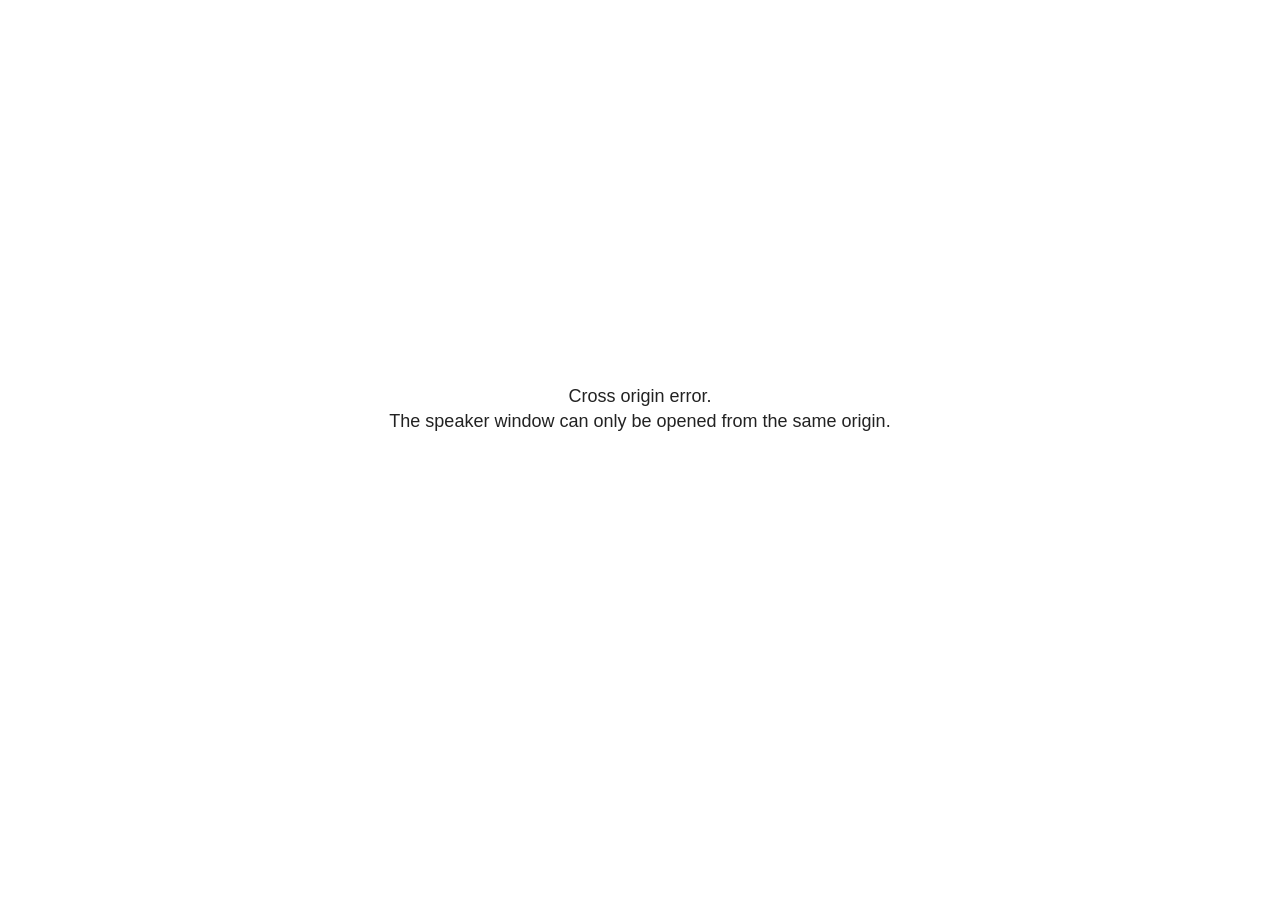
<file: site_libs/revealjs/plugin/notes/speaker-view.html>
<!--
	NOTE: You need to build the notes plugin after making changes to this file.
-->
<html lang="en">
	<head>
		<meta charset="utf-8">

		<title>reveal.js - Speaker View</title>

		<style>
			body {
				font-family: Helvetica;
				font-size: 18px;
			}

			#current-slide,
			#upcoming-slide,
			#speaker-controls {
				padding: 6px;
				box-sizing: border-box;
				-moz-box-sizing: border-box;
			}

			#current-slide iframe,
			#upcoming-slide iframe {
				width: 100%;
				height: 100%;
				border: 1px solid #ddd;
			}

			#current-slide .label,
			#upcoming-slide .label {
				position: absolute;
				top: 10px;
				left: 10px;
				z-index: 2;
			}

			#connection-status {
				position: absolute;
				top: 0;
				left: 0;
				width: 100%;
				height: 100%;
				z-index: 20;
				padding: 30% 20% 20% 20%;
				font-size: 18px;
				color: #222;
				background: #fff;
				text-align: center;
				box-sizing: border-box;
				line-height: 1.4;
			}

			.overlay-element {
				height: 34px;
				line-height: 34px;
				padding: 0 10px;
				text-shadow: none;
				background: rgba( 220, 220, 220, 0.8 );
				color: #222;
				font-size: 14px;
			}

			.overlay-element.interactive:hover {
				background: rgba( 220, 220, 220, 1 );
			}

			#current-slide {
				position: absolute;
				width: 60%;
				height: 100%;
				top: 0;
				left: 0;
				padding-right: 0;
			}

			#upcoming-slide {
				position: absolute;
				width: 40%;
				height: 40%;
				right: 0;
				top: 0;
			}

			/* Speaker controls */
			#speaker-controls {
				position: absolute;
				top: 40%;
				right: 0;
				width: 40%;
				height: 60%;
				overflow: auto;
				font-size: 18px;
			}

				.speaker-controls-time.hidden,
				.speaker-controls-notes.hidden {
					display: none;
				}

				.speaker-controls-time .label,
				.speaker-controls-pace .label,
				.speaker-controls-notes .label {
					text-transform: uppercase;
					font-weight: normal;
					font-size: 0.66em;
					color: #666;
					margin: 0;
				}

				.speaker-controls-time, .speaker-controls-pace {
					border-bottom: 1px solid rgba( 200, 200, 200, 0.5 );
					margin-bottom: 10px;
					padding: 10px 16px;
					padding-bottom: 20px;
					cursor: pointer;
				}

				.speaker-controls-time .reset-button {
					opacity: 0;
					float: right;
					color: #666;
					text-decoration: none;
				}
				.speaker-controls-time:hover .reset-button {
					opacity: 1;
				}

				.speaker-controls-time .timer,
				.speaker-controls-time .clock {
					width: 50%;
				}

				.speaker-controls-time .timer,
				.speaker-controls-time .clock,
				.speaker-controls-time .pacing .hours-value,
				.speaker-controls-time .pacing .minutes-value,
				.speaker-controls-time .pacing .seconds-value {
					font-size: 1.9em;
				}

				.speaker-controls-time .timer {
					float: left;
				}

				.speaker-controls-time .clock {
					float: right;
					text-align: right;
				}

				.speaker-controls-time span.mute {
					opacity: 0.3;
				}

				.speaker-controls-time .pacing-title {
					margin-top: 5px;
				}

				.speaker-controls-time .pacing.ahead {
					color: blue;
				}

				.speaker-controls-time .pacing.on-track {
					color: green;
				}

				.speaker-controls-time .pacing.behind {
					color: red;
				}

				.speaker-controls-notes {
					padding: 10px 16px;
				}

				.speaker-controls-notes .value {
					margin-top: 5px;
					line-height: 1.4;
					font-size: 1.2em;
				}

			/* Layout selector */
			#speaker-layout {
				position: absolute;
				top: 10px;
				right: 10px;
				color: #222;
				z-index: 10;
			}
				#speaker-layout select {
					position: absolute;
					width: 100%;
					height: 100%;
					top: 0;
					left: 0;
					border: 0;
					box-shadow: 0;
					cursor: pointer;
					opacity: 0;

					font-size: 1em;
					background-color: transparent;

					-moz-appearance: none;
					-webkit-appearance: none;
					-webkit-tap-highlight-color: rgba(0, 0, 0, 0);
				}

				#speaker-layout select:focus {
					outline: none;
					box-shadow: none;
				}

			.clear {
				clear: both;
			}

			/* Speaker layout: Wide */
			body[data-speaker-layout="wide"] #current-slide,
			body[data-speaker-layout="wide"] #upcoming-slide {
				width: 50%;
				height: 45%;
				padding: 6px;
			}

			body[data-speaker-layout="wide"] #current-slide {
				top: 0;
				left: 0;
			}

			body[data-speaker-layout="wide"] #upcoming-slide {
				top: 0;
				left: 50%;
			}

			body[data-speaker-layout="wide"] #speaker-controls {
				top: 45%;
				left: 0;
				width: 100%;
				height: 50%;
				font-size: 1.25em;
			}

			/* Speaker layout: Tall */
			body[data-speaker-layout="tall"] #current-slide,
			body[data-speaker-layout="tall"] #upcoming-slide {
				width: 45%;
				height: 50%;
				padding: 6px;
			}

			body[data-speaker-layout="tall"] #current-slide {
				top: 0;
				left: 0;
			}

			body[data-speaker-layout="tall"] #upcoming-slide {
				top: 50%;
				left: 0;
			}

			body[data-speaker-layout="tall"] #speaker-controls {
				padding-top: 40px;
				top: 0;
				left: 45%;
				width: 55%;
				height: 100%;
				font-size: 1.25em;
			}

			/* Speaker layout: Notes only */
			body[data-speaker-layout="notes-only"] #current-slide,
			body[data-speaker-layout="notes-only"] #upcoming-slide {
				display: none;
			}

			body[data-speaker-layout="notes-only"] #speaker-controls {
				padding-top: 40px;
				top: 0;
				left: 0;
				width: 100%;
				height: 100%;
				font-size: 1.25em;
			}

			@media screen and (max-width: 1080px) {
				body[data-speaker-layout="default"] #speaker-controls {
					font-size: 16px;
				}
			}

			@media screen and (max-width: 900px) {
				body[data-speaker-layout="default"] #speaker-controls {
					font-size: 14px;
				}
			}

			@media screen and (max-width: 800px) {
				body[data-speaker-layout="default"] #speaker-controls {
					font-size: 12px;
				}
			}

		</style>
	</head>

	<body>

		<div id="connection-status">Loading speaker view...</div>

		<div id="current-slide"></div>
		<div id="upcoming-slide"><span class="overlay-element label">Upcoming</span></div>
		<div id="speaker-controls">
			<div class="speaker-controls-time">
				<h4 class="label">Time <span class="reset-button">Click to Reset</span></h4>
				<div class="clock">
					<span class="clock-value">0:00 AM</span>
				</div>
				<div class="timer">
					<span class="hours-value">00</span><span class="minutes-value">:00</span><span class="seconds-value">:00</span>
				</div>
				<div class="clear"></div>

				<h4 class="label pacing-title" style="display: none">Pacing – Time to finish current slide</h4>
				<div class="pacing" style="display: none">
					<span class="hours-value">00</span><span class="minutes-value">:00</span><span class="seconds-value">:00</span>
				</div>
			</div>

			<div class="speaker-controls-notes hidden">
				<h4 class="label">Notes</h4>
				<div class="value"></div>
			</div>
		</div>
		<div id="speaker-layout" class="overlay-element interactive">
			<span class="speaker-layout-label"></span>
			<select class="speaker-layout-dropdown"></select>
		</div>

		<script>

			(function() {

				var notes,
					notesValue,
					currentState,
					currentSlide,
					upcomingSlide,
					layoutLabel,
					layoutDropdown,
					pendingCalls = {},
					lastRevealApiCallId = 0,
					connected = false

				var connectionStatus = document.querySelector( '#connection-status' );

				var SPEAKER_LAYOUTS = {
					'default': 'Default',
					'wide': 'Wide',
					'tall': 'Tall',
					'notes-only': 'Notes only'
				};

				setupLayout();

				let openerOrigin;

				try {
					openerOrigin = window.opener.location.origin;
				}
				catch ( error ) { console.warn( error ) }

				// In order to prevent XSS, the speaker view will only run if its
				// opener has the same origin as itself
				if( window.location.origin !== openerOrigin ) {
					connectionStatus.innerHTML = 'Cross origin error.<br>The speaker window can only be opened from the same origin.';
					return;
				}

				var connectionTimeout = setTimeout( function() {
					connectionStatus.innerHTML = 'Error connecting to main window.<br>Please try closing and reopening the speaker view.';
				}, 5000 );

				window.addEventListener( 'message', function( event ) {

					// Validate the origin of all messages to avoid parsing messages
					// that aren't meant for us. Ignore when running off file:// so
					// that the speaker view continues to work without a web server.
					if( window.location.origin !== event.origin && window.location.origin !== 'file://' ) {
						return
					}

					clearTimeout( connectionTimeout );
					connectionStatus.style.display = 'none';

					var data = JSON.parse( event.data );

					// The overview mode is only useful to the reveal.js instance
					// where navigation occurs so we don't sync it
					if( data.state ) delete data.state.overview;

					// Messages sent by the notes plugin inside of the main window
					if( data && data.namespace === 'reveal-notes' ) {
						if( data.type === 'connect' ) {
							handleConnectMessage( data );
						}
						else if( data.type === 'state' ) {
							handleStateMessage( data );
						}
						else if( data.type === 'return' ) {
							pendingCalls[data.callId](data.result);
							delete pendingCalls[data.callId];
						}
					}
					// Messages sent by the reveal.js inside of the current slide preview
					else if( data && data.namespace === 'reveal' ) {
						if( /ready/.test( data.eventName ) ) {
							// Send a message back to notify that the handshake is complete
							window.opener.postMessage( JSON.stringify({ namespace: 'reveal-notes', type: 'connected'} ), '*' );
						}
						else if( /slidechanged|fragmentshown|fragmenthidden|paused|resumed/.test( data.eventName ) && currentState !== JSON.stringify( data.state ) ) {

							dispatchStateToMainWindow( data.state );

						}
					}

				} );

				/**
				 * Updates the presentation in the main window to match the state
				 * of the presentation in the notes window.
				 */
				const dispatchStateToMainWindow = debounce(( state ) => {
					window.opener.postMessage( JSON.stringify({ method: 'setState', args: [ state ]} ), '*' );
				}, 500);

				/**
				 * Asynchronously calls the Reveal.js API of the main frame.
				 */
				function callRevealApi( methodName, methodArguments, callback ) {

					var callId = ++lastRevealApiCallId;
					pendingCalls[callId] = callback;
					window.opener.postMessage( JSON.stringify( {
						namespace: 'reveal-notes',
						type: 'call',
						callId: callId,
						methodName: methodName,
						arguments: methodArguments
					} ), '*' );

				}

				/**
				 * Called when the main window is trying to establish a
				 * connection.
				 */
				function handleConnectMessage( data ) {

					if( connected === false ) {
						connected = true;

						setupIframes( data );
						setupKeyboard();
						setupNotes();
						setupTimer();
						setupHeartbeat();
					}

				}

				/**
				 * Called when the main window sends an updated state.
				 */
				function handleStateMessage( data ) {

					// Store the most recently set state to avoid circular loops
					// applying the same state
					currentState = JSON.stringify( data.state );

					// No need for updating the notes in case of fragment changes
					if ( data.notes ) {
						notes.classList.remove( 'hidden' );
						notesValue.style.whiteSpace = data.whitespace;
						if( data.markdown ) {
							notesValue.innerHTML = marked( data.notes );
						}
						else {
							notesValue.innerHTML = data.notes;
						}
					}
					else {
						notes.classList.add( 'hidden' );
					}

					// Update the note slides
					currentSlide.contentWindow.postMessage( JSON.stringify({ method: 'setState', args: [ data.state ] }), '*' );
					upcomingSlide.contentWindow.postMessage( JSON.stringify({ method: 'setState', args: [ data.state ] }), '*' );
					upcomingSlide.contentWindow.postMessage( JSON.stringify({ method: 'next' }), '*' );

				}

				// Limit to max one state update per X ms
				handleStateMessage = debounce( handleStateMessage, 200 );

				/**
				 * Forward keyboard events to the current slide window.
				 * This enables keyboard events to work even if focus
				 * isn't set on the current slide iframe.
				 *
				 * Block F5 default handling, it reloads and disconnects
				 * the speaker notes window.
				 */
				function setupKeyboard() {

					document.addEventListener( 'keydown', function( event ) {
						if( event.keyCode === 116 || ( event.metaKey && event.keyCode === 82 ) ) {
							event.preventDefault();
							return false;
						}
						currentSlide.contentWindow.postMessage( JSON.stringify({ method: 'triggerKey', args: [ event.keyCode ] }), '*' );
					} );

				}

				/**
				 * Creates the preview iframes.
				 */
				function setupIframes( data ) {

					var params = [
						'receiver',
						'progress=false',
						'history=false',
						'transition=none',
						'autoSlide=0',
						'backgroundTransition=none'
					].join( '&' );

					var urlSeparator = /\?/.test(data.url) ? '&' : '?';
					var hash = '#/' + data.state.indexh + '/' + data.state.indexv;
					var currentURL = data.url + urlSeparator + params + '&scrollActivationWidth=false&postMessageEvents=true' + hash;
					var upcomingURL = data.url + urlSeparator + params + '&scrollActivationWidth=false&controls=false' + hash;

					currentSlide = document.createElement( 'iframe' );
					currentSlide.setAttribute( 'width', 1280 );
					currentSlide.setAttribute( 'height', 1024 );
					currentSlide.setAttribute( 'src', currentURL );
					document.querySelector( '#current-slide' ).appendChild( currentSlide );

					upcomingSlide = document.createElement( 'iframe' );
					upcomingSlide.setAttribute( 'width', 640 );
					upcomingSlide.setAttribute( 'height', 512 );
					upcomingSlide.setAttribute( 'src', upcomingURL );
					document.querySelector( '#upcoming-slide' ).appendChild( upcomingSlide );

				}

				/**
				 * Setup the notes UI.
				 */
				function setupNotes() {

					notes = document.querySelector( '.speaker-controls-notes' );
					notesValue = document.querySelector( '.speaker-controls-notes .value' );

				}

				/**
				 * We send out a heartbeat at all times to ensure we can
				 * reconnect with the main presentation window after reloads.
				 */
				function setupHeartbeat() {

					setInterval( () => {
						window.opener.postMessage( JSON.stringify({ namespace: 'reveal-notes', type: 'heartbeat'} ), '*' );
					}, 1000 );

				}

				function getTimings( callback ) {

					callRevealApi( 'getSlidesAttributes', [], function ( slideAttributes ) {
						callRevealApi( 'getConfig', [], function ( config ) {
							var totalTime = config.totalTime;
							var minTimePerSlide = config.minimumTimePerSlide || 0;
							var defaultTiming = config.defaultTiming;
							if ((defaultTiming == null) && (totalTime == null)) {
								callback(null);
								return;
							}
							// Setting totalTime overrides defaultTiming
							if (totalTime) {
								defaultTiming = 0;
							}
							var timings = [];
							for ( var i in slideAttributes ) {
								var slide = slideAttributes[ i ];
								var timing = defaultTiming;
								if( slide.hasOwnProperty( 'data-timing' )) {
									var t = slide[ 'data-timing' ];
									timing = parseInt(t);
									if( isNaN(timing) ) {
										console.warn("Could not parse timing '" + t + "' of slide " + i + "; using default of " + defaultTiming);
										timing = defaultTiming;
									}
								}
								timings.push(timing);
							}
							if ( totalTime ) {
								// After we've allocated time to individual slides, we summarize it and
								// subtract it from the total time
								var remainingTime = totalTime - timings.reduce( function(a, b) { return a + b; }, 0 );
								// The remaining time is divided by the number of slides that have 0 seconds
								// allocated at the moment, giving the average time-per-slide on the remaining slides
								var remainingSlides = (timings.filter( function(x) { return x == 0 }) ).length
								var timePerSlide = Math.round( remainingTime / remainingSlides, 0 )
								// And now we replace every zero-value timing with that average
								timings = timings.map( function(x) { return (x==0 ? timePerSlide : x) } );
							}
							var slidesUnderMinimum = timings.filter( function(x) { return (x < minTimePerSlide) } ).length
							if ( slidesUnderMinimum ) {
								message = "The pacing time for " + slidesUnderMinimum + " slide(s) is under the configured minimum of " + minTimePerSlide + " seconds. Check the data-timing attribute on individual slides, or consider increasing the totalTime or minimumTimePerSlide configuration options (or removing some slides).";
								alert(message);
							}
							callback( timings );
						} );
					} );

				}

				/**
				 * Return the number of seconds allocated for presenting
				 * all slides up to and including this one.
				 */
				function getTimeAllocated( timings, callback ) {

					callRevealApi( 'getSlidePastCount', [], function ( currentSlide ) {
						var allocated = 0;
						for (var i in timings.slice(0, currentSlide + 1)) {
							allocated += timings[i];
						}
						callback( allocated );
					} );

				}

				/**
				 * Create the timer and clock and start updating them
				 * at an interval.
				 */
				function setupTimer() {

					var start = new Date(),
					timeEl = document.querySelector( '.speaker-controls-time' ),
					clockEl = timeEl.querySelector( '.clock-value' ),
					hoursEl = timeEl.querySelector( '.hours-value' ),
					minutesEl = timeEl.querySelector( '.minutes-value' ),
					secondsEl = timeEl.querySelector( '.seconds-value' ),
					pacingTitleEl = timeEl.querySelector( '.pacing-title' ),
					pacingEl = timeEl.querySelector( '.pacing' ),
					pacingHoursEl = pacingEl.querySelector( '.hours-value' ),
					pacingMinutesEl = pacingEl.querySelector( '.minutes-value' ),
					pacingSecondsEl = pacingEl.querySelector( '.seconds-value' );

					var timings = null;
					getTimings( function ( _timings ) {

						timings = _timings;
						if (_timings !== null) {
							pacingTitleEl.style.removeProperty('display');
							pacingEl.style.removeProperty('display');
						}

						// Update once directly
						_updateTimer();

						// Then update every second
						setInterval( _updateTimer, 1000 );

					} );


					function _resetTimer() {

						if (timings == null) {
							start = new Date();
							_updateTimer();
						}
						else {
							// Reset timer to beginning of current slide
							getTimeAllocated( timings, function ( slideEndTimingSeconds ) {
								var slideEndTiming = slideEndTimingSeconds * 1000;
								callRevealApi( 'getSlidePastCount', [], function ( currentSlide ) {
									var currentSlideTiming = timings[currentSlide] * 1000;
									var previousSlidesTiming = slideEndTiming - currentSlideTiming;
									var now = new Date();
									start = new Date(now.getTime() - previousSlidesTiming);
									_updateTimer();
								} );
							} );
						}

					}

					timeEl.addEventListener( 'click', function() {
						_resetTimer();
						return false;
					} );

					function _displayTime( hrEl, minEl, secEl, time) {

						var sign = Math.sign(time) == -1 ? "-" : "";
						time = Math.abs(Math.round(time / 1000));
						var seconds = time % 60;
						var minutes = Math.floor( time / 60 ) % 60 ;
						var hours = Math.floor( time / ( 60 * 60 )) ;
						hrEl.innerHTML = sign + zeroPadInteger( hours );
						if (hours == 0) {
							hrEl.classList.add( 'mute' );
						}
						else {
							hrEl.classList.remove( 'mute' );
						}
						minEl.innerHTML = ':' + zeroPadInteger( minutes );
						if (hours == 0 && minutes == 0) {
							minEl.classList.add( 'mute' );
						}
						else {
							minEl.classList.remove( 'mute' );
						}
						secEl.innerHTML = ':' + zeroPadInteger( seconds );
					}

					function _updateTimer() {

						var diff, hours, minutes, seconds,
						now = new Date();

						diff = now.getTime() - start.getTime();

						clockEl.innerHTML = now.toLocaleTimeString( 'en-US', { hour12: true, hour: '2-digit', minute:'2-digit' } );
						_displayTime( hoursEl, minutesEl, secondsEl, diff );
						if (timings !== null) {
							_updatePacing(diff);
						}

					}

					function _updatePacing(diff) {

						getTimeAllocated( timings, function ( slideEndTimingSeconds ) {
							var slideEndTiming = slideEndTimingSeconds * 1000;

							callRevealApi( 'getSlidePastCount', [], function ( currentSlide ) {
								var currentSlideTiming = timings[currentSlide] * 1000;
								var timeLeftCurrentSlide = slideEndTiming - diff;
								if (timeLeftCurrentSlide < 0) {
									pacingEl.className = 'pacing behind';
								}
								else if (timeLeftCurrentSlide < currentSlideTiming) {
									pacingEl.className = 'pacing on-track';
								}
								else {
									pacingEl.className = 'pacing ahead';
								}
								_displayTime( pacingHoursEl, pacingMinutesEl, pacingSecondsEl, timeLeftCurrentSlide );
							} );
						} );
					}

				}

				/**
				 * Sets up the speaker view layout and layout selector.
				 */
				function setupLayout() {

					layoutDropdown = document.querySelector( '.speaker-layout-dropdown' );
					layoutLabel = document.querySelector( '.speaker-layout-label' );

					// Render the list of available layouts
					for( var id in SPEAKER_LAYOUTS ) {
						var option = document.createElement( 'option' );
						option.setAttribute( 'value', id );
						option.textContent = SPEAKER_LAYOUTS[ id ];
						layoutDropdown.appendChild( option );
					}

					// Monitor the dropdown for changes
					layoutDropdown.addEventListener( 'change', function( event ) {

						setLayout( layoutDropdown.value );

					}, false );

					// Restore any currently persisted layout
					setLayout( getLayout() );

				}

				/**
				 * Sets a new speaker view layout. The layout is persisted
				 * in local storage.
				 */
				function setLayout( value ) {

					var title = SPEAKER_LAYOUTS[ value ];

					layoutLabel.innerHTML = 'Layout' + ( title ? ( ': ' + title ) : '' );
					layoutDropdown.value = value;

					document.body.setAttribute( 'data-speaker-layout', value );

					// Persist locally
					if( supportsLocalStorage() ) {
						window.localStorage.setItem( 'reveal-speaker-layout', value );
					}

				}

				/**
				 * Returns the ID of the most recently set speaker layout
				 * or our default layout if none has been set.
				 */
				function getLayout() {

					if( supportsLocalStorage() ) {
						var layout = window.localStorage.getItem( 'reveal-speaker-layout' );
						if( layout ) {
							return layout;
						}
					}

					// Default to the first record in the layouts hash
					for( var id in SPEAKER_LAYOUTS ) {
						return id;
					}

				}

				function supportsLocalStorage() {

					try {
						localStorage.setItem('test', 'test');
						localStorage.removeItem('test');
						return true;
					}
					catch( e ) {
						return false;
					}

				}

				function zeroPadInteger( num ) {

					var str = '00' + parseInt( num );
					return str.substring( str.length - 2 );

				}

				/**
				 * Limits the frequency at which a function can be called.
				 */
				function debounce( fn, ms ) {

					var lastTime = 0,
						timeout;

					return function() {

						var args = arguments;
						var context = this;

						clearTimeout( timeout );

						var timeSinceLastCall = Date.now() - lastTime;
						if( timeSinceLastCall > ms ) {
							fn.apply( context, args );
							lastTime = Date.now();
						}
						else {
							timeout = setTimeout( function() {
								fn.apply( context, args );
								lastTime = Date.now();
							}, ms - timeSinceLastCall );
						}

					}

				}

			})();

		</script>
	</body>
</html>
</file>
<file: site_libs/quarto-html/tippy.css>
.tippy-box[data-animation=fade][data-state=hidden]{opacity:0}[data-tippy-root]{max-width:calc(100vw - 10px)}.tippy-box{position:relative;background-color:#333;color:#fff;border-radius:4px;font-size:14px;line-height:1.4;white-space:normal;outline:0;transition-property:transform,visibility,opacity}.tippy-box[data-placement^=top]>.tippy-arrow{bottom:0}.tippy-box[data-placement^=top]>.tippy-arrow:before{bottom:-7px;left:0;border-width:8px 8px 0;border-top-color:initial;transform-origin:center top}.tippy-box[data-placement^=bottom]>.tippy-arrow{top:0}.tippy-box[data-placement^=bottom]>.tippy-arrow:before{top:-7px;left:0;border-width:0 8px 8px;border-bottom-color:initial;transform-origin:center bottom}.tippy-box[data-placement^=left]>.tippy-arrow{right:0}.tippy-box[data-placement^=left]>.tippy-arrow:before{border-width:8px 0 8px 8px;border-left-color:initial;right:-7px;transform-origin:center left}.tippy-box[data-placement^=right]>.tippy-arrow{left:0}.tippy-box[data-placement^=right]>.tippy-arrow:before{left:-7px;border-width:8px 8px 8px 0;border-right-color:initial;transform-origin:center right}.tippy-box[data-inertia][data-state=visible]{transition-timing-function:cubic-bezier(.54,1.5,.38,1.11)}.tippy-arrow{width:16px;height:16px;color:#333}.tippy-arrow:before{content:"";position:absolute;border-color:transparent;border-style:solid}.tippy-content{position:relative;padding:5px 9px;z-index:1}
</file>
<file: site_libs/quarto-html/quarto-syntax-highlighting-975e726794ce811e14261b5ab5acfd7c.css>
/* quarto syntax highlight colors */
:root {
  --quarto-hl-ot-color: #d91e18;
  --quarto-hl-at-color: #a55a00;
  --quarto-hl-ss-color: #008000;
  --quarto-hl-an-color: #696969;
  --quarto-hl-fu-color: #06287e;
  --quarto-hl-st-color: #008000;
  --quarto-hl-cf-color: #d91e18;
  --quarto-hl-op-color: #00769e;
  --quarto-hl-er-color: #7928a1;
  --quarto-hl-bn-color: #7928a1;
  --quarto-hl-al-color: #7928a1;
  --quarto-hl-va-color: #a55a00;
  --quarto-hl-bu-color: inherit;
  --quarto-hl-ex-color: inherit;
  --quarto-hl-pp-color: #7928a1;
  --quarto-hl-in-color: #696969;
  --quarto-hl-vs-color: #008000;
  --quarto-hl-wa-color: #696969;
  --quarto-hl-do-color: #696969;
  --quarto-hl-im-color: inherit;
  --quarto-hl-ch-color: #008000;
  --quarto-hl-dt-color: #7928a1;
  --quarto-hl-fl-color: #a55a00;
  --quarto-hl-co-color: #696969;
  --quarto-hl-cv-color: #696969;
  --quarto-hl-cn-color: #d91e18;
  --quarto-hl-sc-color: #00769e;
  --quarto-hl-dv-color: #7928a1;
  --quarto-hl-kw-color: #d91e18;
}

/* other quarto variables */
:root {
  --quarto-font-monospace: SFMono-Regular, Menlo, Monaco, Consolas, "Liberation Mono", "Courier New", monospace;
}

/* syntax highlight based on Pandoc's rules */
pre > code.sourceCode > span {
  color: #545454;
}

code.sourceCode > span {
  color: #545454;
}

div.sourceCode,
div.sourceCode pre.sourceCode {
  color: #545454;
}

/* Normal */
code span {
  color: #545454;
}

/* Alert */
code span.al {
  color: #7928a1;
  font-style: inherit;
}

/* Annotation */
code span.an {
  color: #696969;
  font-style: inherit;
}

/* Attribute */
code span.at {
  color: #a55a00;
  font-style: inherit;
}

/* BaseN */
code span.bn {
  color: #7928a1;
  font-style: inherit;
}

/* BuiltIn */
code span.bu {
  font-style: inherit;
}

/* ControlFlow */
code span.cf {
  color: #d91e18;
  font-style: inherit;
}

/* Char */
code span.ch {
  color: #008000;
  font-style: inherit;
}

/* Constant */
code span.cn {
  color: #d91e18;
  font-style: inherit;
}

/* Comment */
code span.co {
  color: #696969;
  font-style: inherit;
}

/* CommentVar */
code span.cv {
  color: #696969;
  font-style: italic;
}

/* Documentation */
code span.do {
  color: #696969;
  font-style: italic;
}

/* DataType */
code span.dt {
  color: #7928a1;
  font-style: inherit;
}

/* DecVal */
code span.dv {
  color: #7928a1;
  font-style: inherit;
}

/* Error */
code span.er {
  color: #7928a1;
  font-style: inherit;
}

/* Extension */
code span.ex {
  font-style: inherit;
}

/* Float */
code span.fl {
  color: #a55a00;
  font-style: inherit;
}

/* Function */
code span.fu {
  color: #06287e;
  font-style: inherit;
}

/* Import */
code span.im {
  font-style: inherit;
}

/* Information */
code span.in {
  color: #696969;
  font-style: inherit;
}

/* Keyword */
code span.kw {
  color: #d91e18;
  font-style: inherit;
}

/* Operator */
code span.op {
  color: #00769e;
  font-style: inherit;
}

/* Other */
code span.ot {
  color: #d91e18;
  font-style: inherit;
}

/* Preprocessor */
code span.pp {
  color: #7928a1;
  font-style: inherit;
}

/* SpecialChar */
code span.sc {
  color: #00769e;
  font-style: inherit;
}

/* SpecialString */
code span.ss {
  color: #008000;
  font-style: inherit;
}

/* String */
code span.st {
  color: #008000;
  font-style: inherit;
}

/* Variable */
code span.va {
  color: #a55a00;
  font-style: inherit;
}

/* VerbatimString */
code span.vs {
  color: #008000;
  font-style: inherit;
}

/* Warning */
code span.wa {
  color: #696969;
  font-style: italic;
}

.prevent-inlining {
  content: "</";
}

/*# sourceMappingURL=6bab7f72413053fe059b47e02ea214e5.css.map */
</file>
